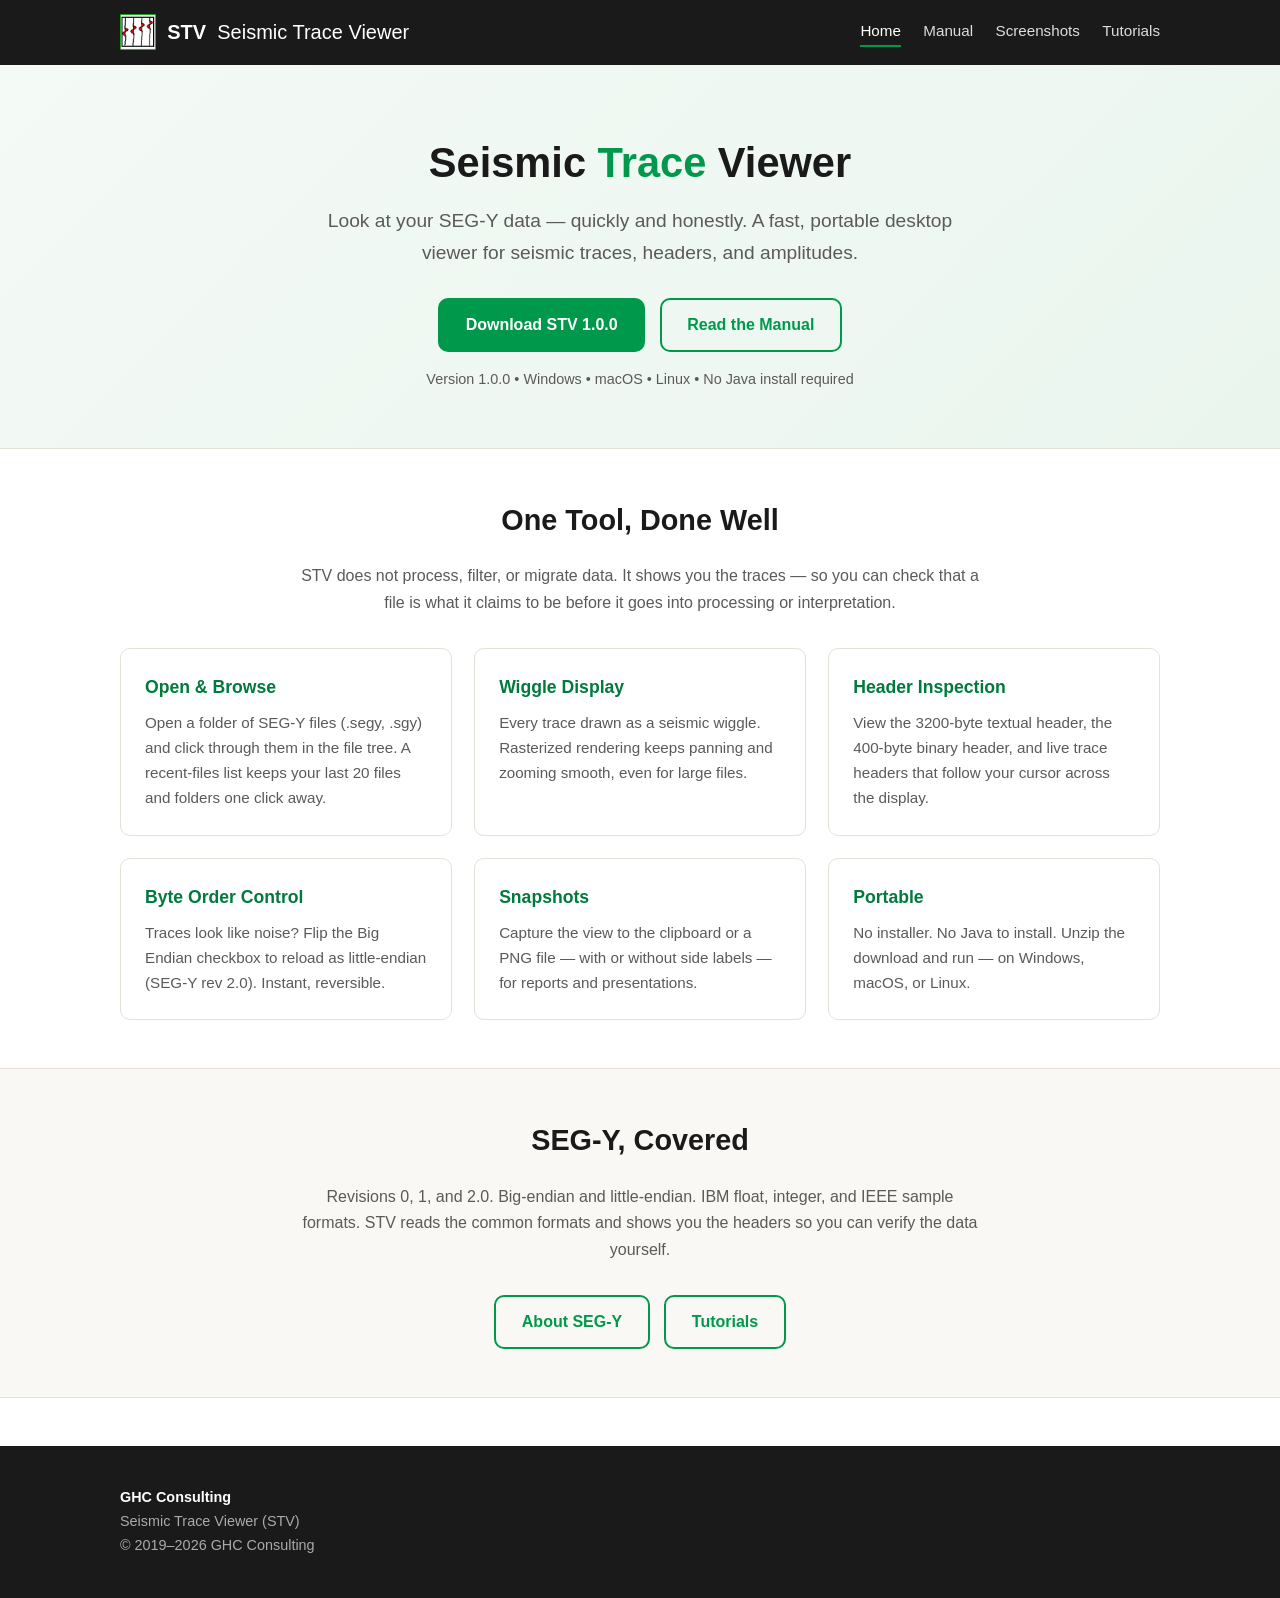
<file: docs/index.html>
<!DOCTYPE html>
<html lang="en">
<head>
<meta charset="utf-8">
<meta name="viewport" content="width=device-width, initial-scale=1">
<title>STV — Seismic Trace Viewer | GHC Consulting</title>
<meta name="description" content="STV (Seismic Trace Viewer) displays seismic traces from SEG-Y files. Free portable download for Windows, macOS, and Linux.">
<link rel="stylesheet" href="css/style.css">
<link rel="icon" href="images/stv_app.png" type="image/png">
</head>
<body>

<header class="site-header">
  <div class="wrap">
    <a class="brand" href="index.html"><img src="images/stv_app.png" alt="STV">STV <span style="font-weight:400">Seismic Trace Viewer</span></a>
    <nav class="main-nav">
      <a href="index.html" class="active">Home</a>
      <a href="manual.html">Manual</a>
      <a href="screenshots.html">Screenshots</a>
      <a href="tutorials.html">Tutorials</a>
    </nav>
  </div>
</header>

<div class="hero">
  <div class="wrap">
    <h1>Seismic <span class="accent">Trace</span> Viewer</h1>
    <p class="tagline">Look at your SEG-Y data — quickly and honestly. A fast, portable desktop viewer for seismic traces, headers, and amplitudes.</p>
    <div class="btn-row">
      <a class="btn btn-primary" href="https://www.247foxhosting.com/ghcconsulting/stv/" target="_blank" rel="noopener">Download STV 1.0.0</a>
      <a class="btn btn-outline" href="manual.html">Read the Manual</a>
    </div>
    <p class="version">Version 1.0.0 &bull; Windows &bull; macOS &bull; Linux &bull; No Java install required</p>
  </div>
</div>

<section class="block">
  <div class="wrap">
    <h2>One Tool, Done Well</h2>
    <p class="lead">STV does not process, filter, or migrate data. It shows you the traces — so you can check that a file is what it claims to be before it goes into processing or interpretation.</p>
    <div class="features">
      <div class="feature">
        <h3>Open &amp; Browse</h3>
        <p>Open a folder of SEG-Y files (.segy, .sgy) and click through them in the file tree. A recent-files list keeps your last 20 files and folders one click away.</p>
      </div>
      <div class="feature">
        <h3>Wiggle Display</h3>
        <p>Every trace drawn as a seismic wiggle. Rasterized rendering keeps panning and zooming smooth, even for large files.</p>
      </div>
      <div class="feature">
        <h3>Header Inspection</h3>
        <p>View the 3200-byte textual header, the 400-byte binary header, and live trace headers that follow your cursor across the display.</p>
      </div>
      <div class="feature">
        <h3>Byte Order Control</h3>
        <p>Traces look like noise? Flip the Big Endian checkbox to reload as little-endian (SEG-Y rev 2.0). Instant, reversible.</p>
      </div>
      <div class="feature">
        <h3>Snapshots</h3>
        <p>Capture the view to the clipboard or a PNG file — with or without side labels — for reports and presentations.</p>
      </div>
      <div class="feature">
        <h3>Portable</h3>
        <p>No installer. No Java to install. Unzip the download and run — on Windows, macOS, or Linux.</p>
      </div>
    </div>
  </div>
</section>

<section class="block alt">
  <div class="wrap">
    <h2>SEG-Y, Covered</h2>
    <p class="lead">Revisions 0, 1, and 2.0. Big-endian and little-endian. IBM float, integer, and IEEE sample formats. STV reads the common formats and shows you the headers so you can verify the data yourself.</p>
    <div class="btn-row">
      <a class="btn btn-outline" href="manual.html#seg-y">About SEG-Y</a>
      <a class="btn btn-outline" href="tutorials.html">Tutorials</a>
    </div>
  </div>
</section>

<footer class="site-footer">
  <div class="wrap">
    <div><strong>GHC Consulting</strong><br>Seismic Trace Viewer (STV)<br>&copy; 2019&ndash;2026 GHC Consulting</div>
  </div>
</footer>

<!-- GoatCounter analytics -->
<script data-goatcounter="https://ghc.goatcounter.com/count" async src="//gc.zgo.at/count.js"></script>
</body>
</html>
</file>
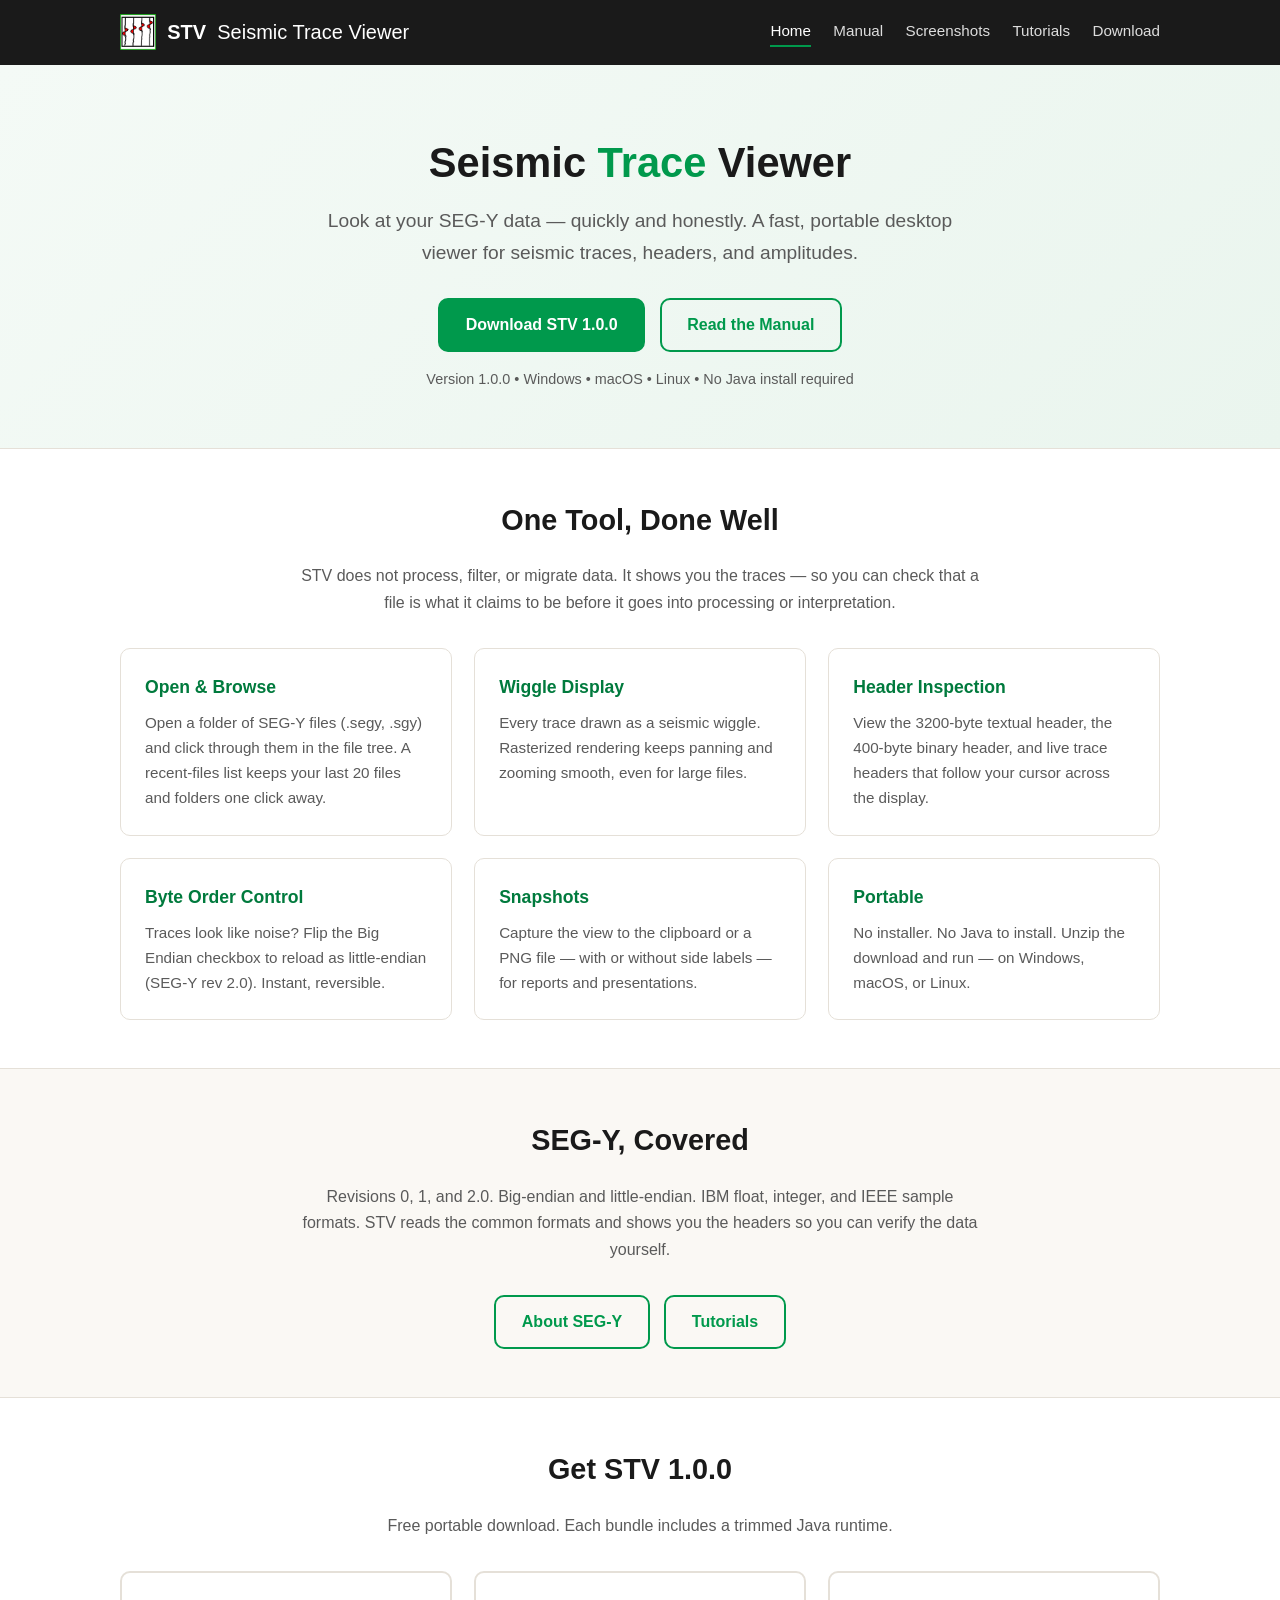
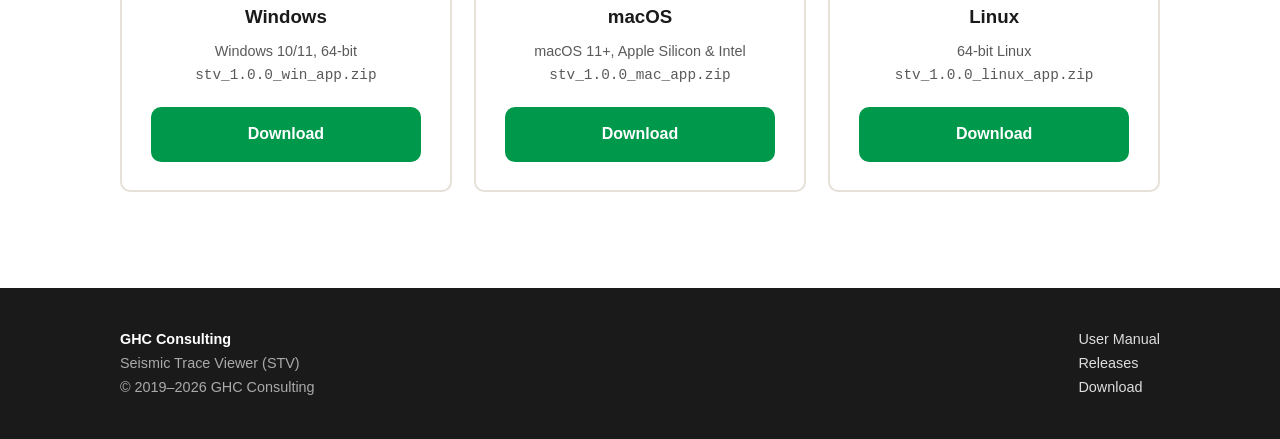
<file: doc/web/index.html>
<!DOCTYPE html>
<html lang="en">
<head>
<meta charset="utf-8">
<meta name="viewport" content="width=device-width, initial-scale=1">
<title>STV — Seismic Trace Viewer | GHC Consulting</title>
<meta name="description" content="STV (Seismic Trace Viewer) displays seismic traces from SEG-Y files. Free portable download for Windows, macOS, and Linux.">
<link rel="stylesheet" href="css/style.css">
<link rel="icon" href="images/stv_app.png" type="image/png">
</head>
<body>

<header class="site-header">
  <div class="wrap">
    <a class="brand" href="index.html"><img src="images/stv_app.png" alt="STV">STV <span style="font-weight:400">Seismic Trace Viewer</span></a>
    <nav class="main-nav">
      <a href="index.html" class="active">Home</a>
      <a href="manual.html">Manual</a>
      <a href="screenshots.html">Screenshots</a>
      <a href="tutorials.html">Tutorials</a>
      <a href="download.html">Download</a>
    </nav>
  </div>
</header>

<div class="hero">
  <div class="wrap">
    <h1>Seismic <span class="accent">Trace</span> Viewer</h1>
    <p class="tagline">Look at your SEG-Y data — quickly and honestly. A fast, portable desktop viewer for seismic traces, headers, and amplitudes.</p>
    <div class="btn-row">
      <a class="btn btn-primary" href="download.html">Download STV 1.0.0</a>
      <a class="btn btn-outline" href="manual.html">Read the Manual</a>
    </div>
    <p class="version">Version 1.0.0 &bull; Windows &bull; macOS &bull; Linux &bull; No Java install required</p>
  </div>
</div>

<section class="block">
  <div class="wrap">
    <h2>One Tool, Done Well</h2>
    <p class="lead">STV does not process, filter, or migrate data. It shows you the traces — so you can check that a file is what it claims to be before it goes into processing or interpretation.</p>
    <div class="features">
      <div class="feature">
        <h3>Open &amp; Browse</h3>
        <p>Open a folder of SEG-Y files (.segy, .sgy) and click through them in the file tree. A recent-files list keeps your last 20 files and folders one click away.</p>
      </div>
      <div class="feature">
        <h3>Wiggle Display</h3>
        <p>Every trace drawn as a seismic wiggle. Rasterized rendering keeps panning and zooming smooth, even for large files.</p>
      </div>
      <div class="feature">
        <h3>Header Inspection</h3>
        <p>View the 3200-byte textual header, the 400-byte binary header, and live trace headers that follow your cursor across the display.</p>
      </div>
      <div class="feature">
        <h3>Byte Order Control</h3>
        <p>Traces look like noise? Flip the Big Endian checkbox to reload as little-endian (SEG-Y rev 2.0). Instant, reversible.</p>
      </div>
      <div class="feature">
        <h3>Snapshots</h3>
        <p>Capture the view to the clipboard or a PNG file — with or without side labels — for reports and presentations.</p>
      </div>
      <div class="feature">
        <h3>Portable</h3>
        <p>No installer. No Java to install. Unzip the download and run — on Windows, macOS, or Linux.</p>
      </div>
    </div>
  </div>
</section>

<section class="block alt">
  <div class="wrap">
    <h2>SEG-Y, Covered</h2>
    <p class="lead">Revisions 0, 1, and 2.0. Big-endian and little-endian. IBM float, integer, and IEEE sample formats. STV reads the common formats and shows you the headers so you can verify the data yourself.</p>
    <div class="btn-row">
      <a class="btn btn-outline" href="manual.html#seg-y">About SEG-Y</a>
      <a class="btn btn-outline" href="tutorials.html">Tutorials</a>
    </div>
  </div>
</section>

<section class="block">
  <div class="wrap">
    <h2>Get STV 1.0.0</h2>
    <p class="lead">Free portable download. Each bundle includes a trimmed Java runtime.</p>
    <div class="dl-cards">
      <div class="dl-card">
        <h3>Windows</h3>
        <p>Windows 10/11, 64-bit<br><code>stv_1.0.0_win_app.zip</code></p>
        <a class="btn btn-primary" href="https://github.com/DonPei/stv-release/releases">Download</a>
      </div>
      <div class="dl-card">
        <h3>macOS</h3>
        <p>macOS 11+, Apple Silicon &amp; Intel<br><code>stv_1.0.0_mac_app.zip</code></p>
        <a class="btn btn-primary" href="https://github.com/DonPei/stv-release/releases">Download</a>
      </div>
      <div class="dl-card">
        <h3>Linux</h3>
        <p>64-bit Linux<br><code>stv_1.0.0_linux_app.zip</code></p>
        <a class="btn btn-primary" href="https://github.com/DonPei/stv-release/releases">Download</a>
      </div>
    </div>
  </div>
</section>

<footer class="site-footer">
  <div class="wrap">
    <div><strong>GHC Consulting</strong><br>Seismic Trace Viewer (STV)<br>&copy; 2019&ndash;2026 GHC Consulting</div>
    <div><a href="manual.html">User Manual</a><br><a href="https://github.com/DonPei/stv-release/releases">Releases</a><br><a href="download.html">Download</a></div>
  </div>
</footer>

</body>
</html>
</file>
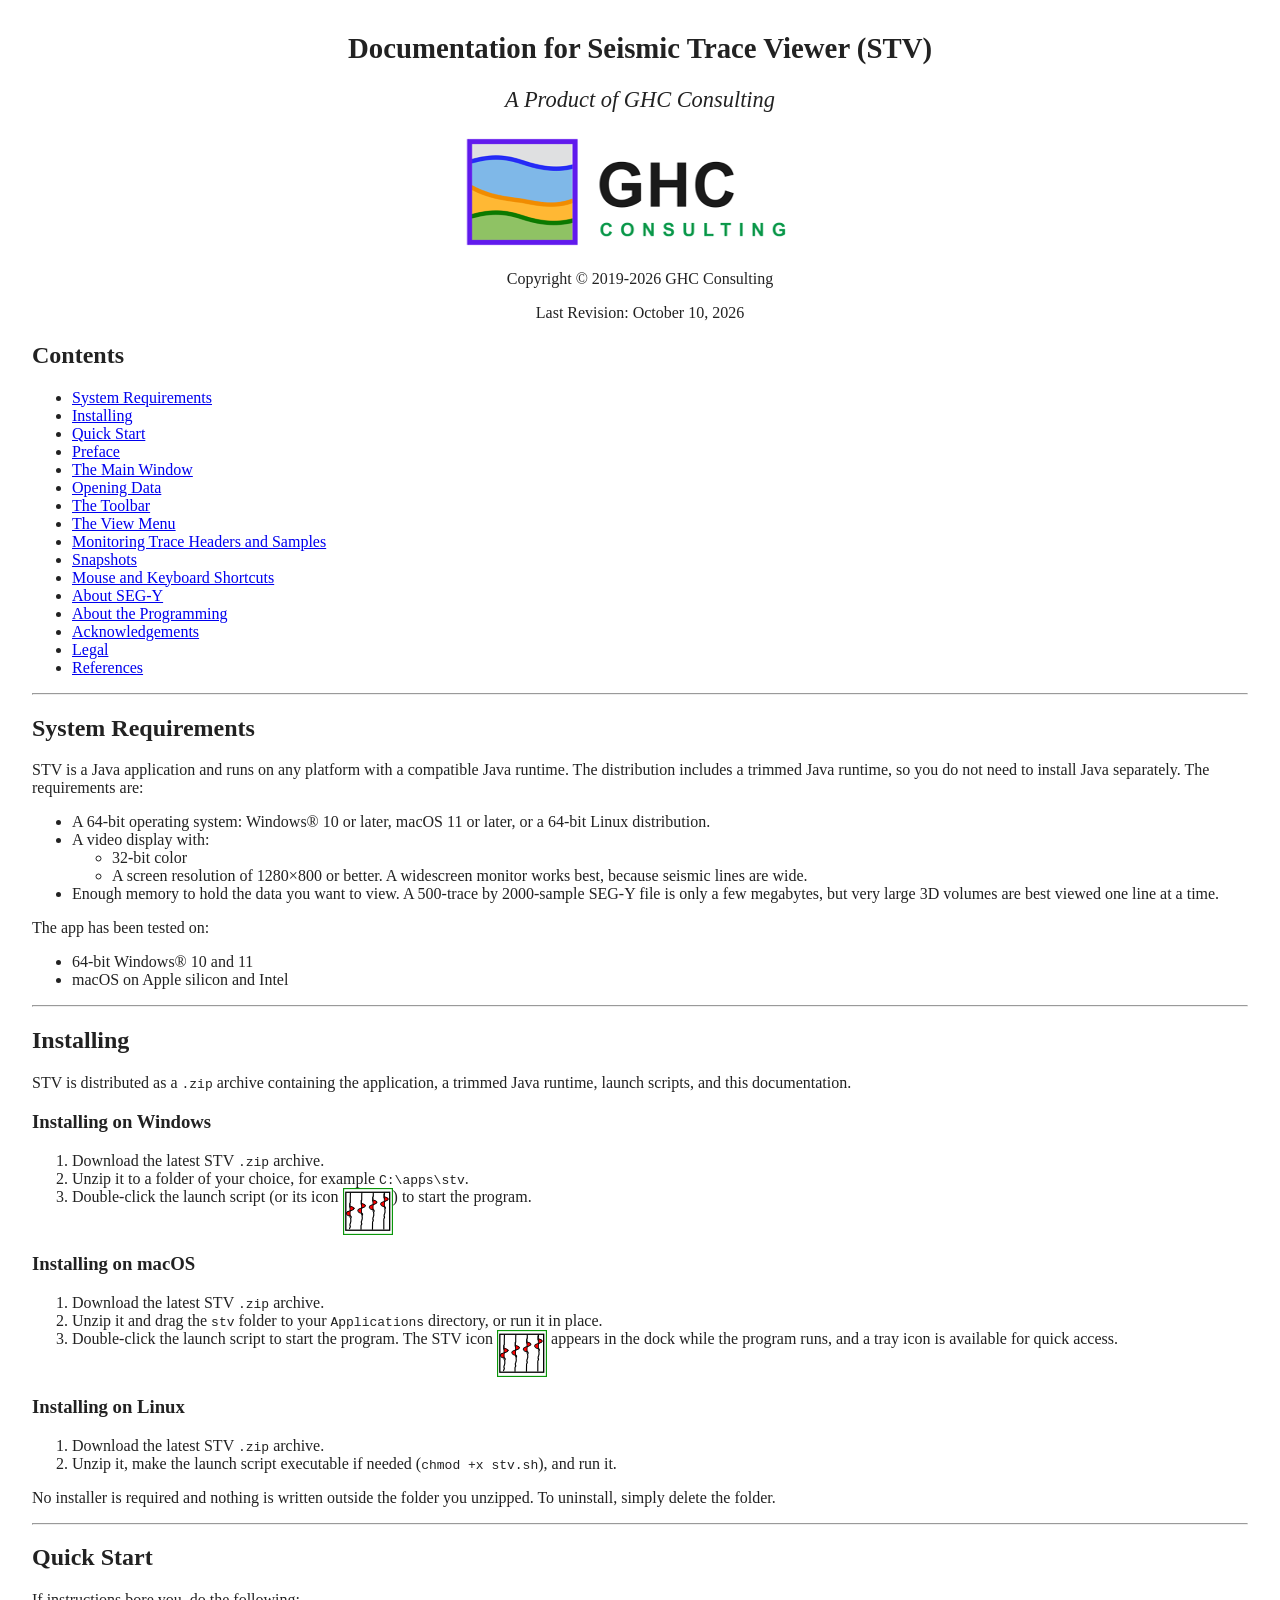
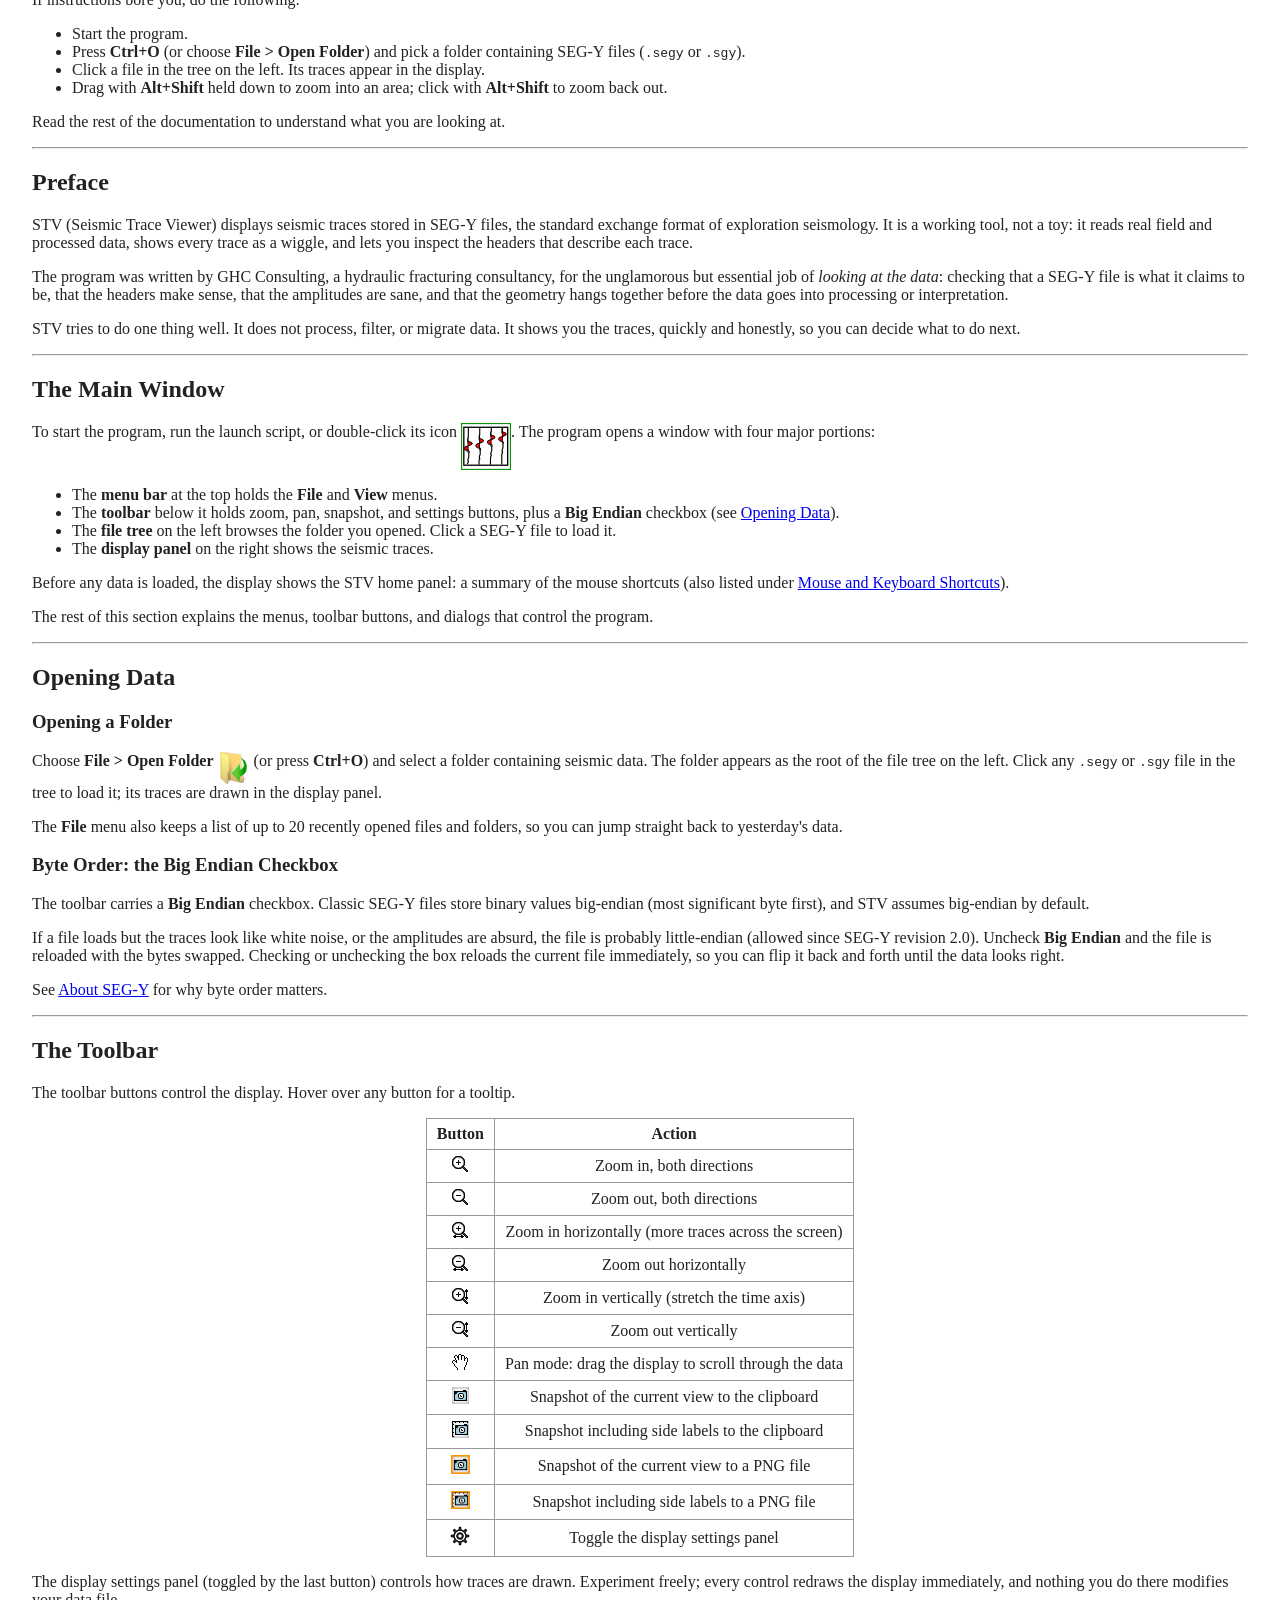
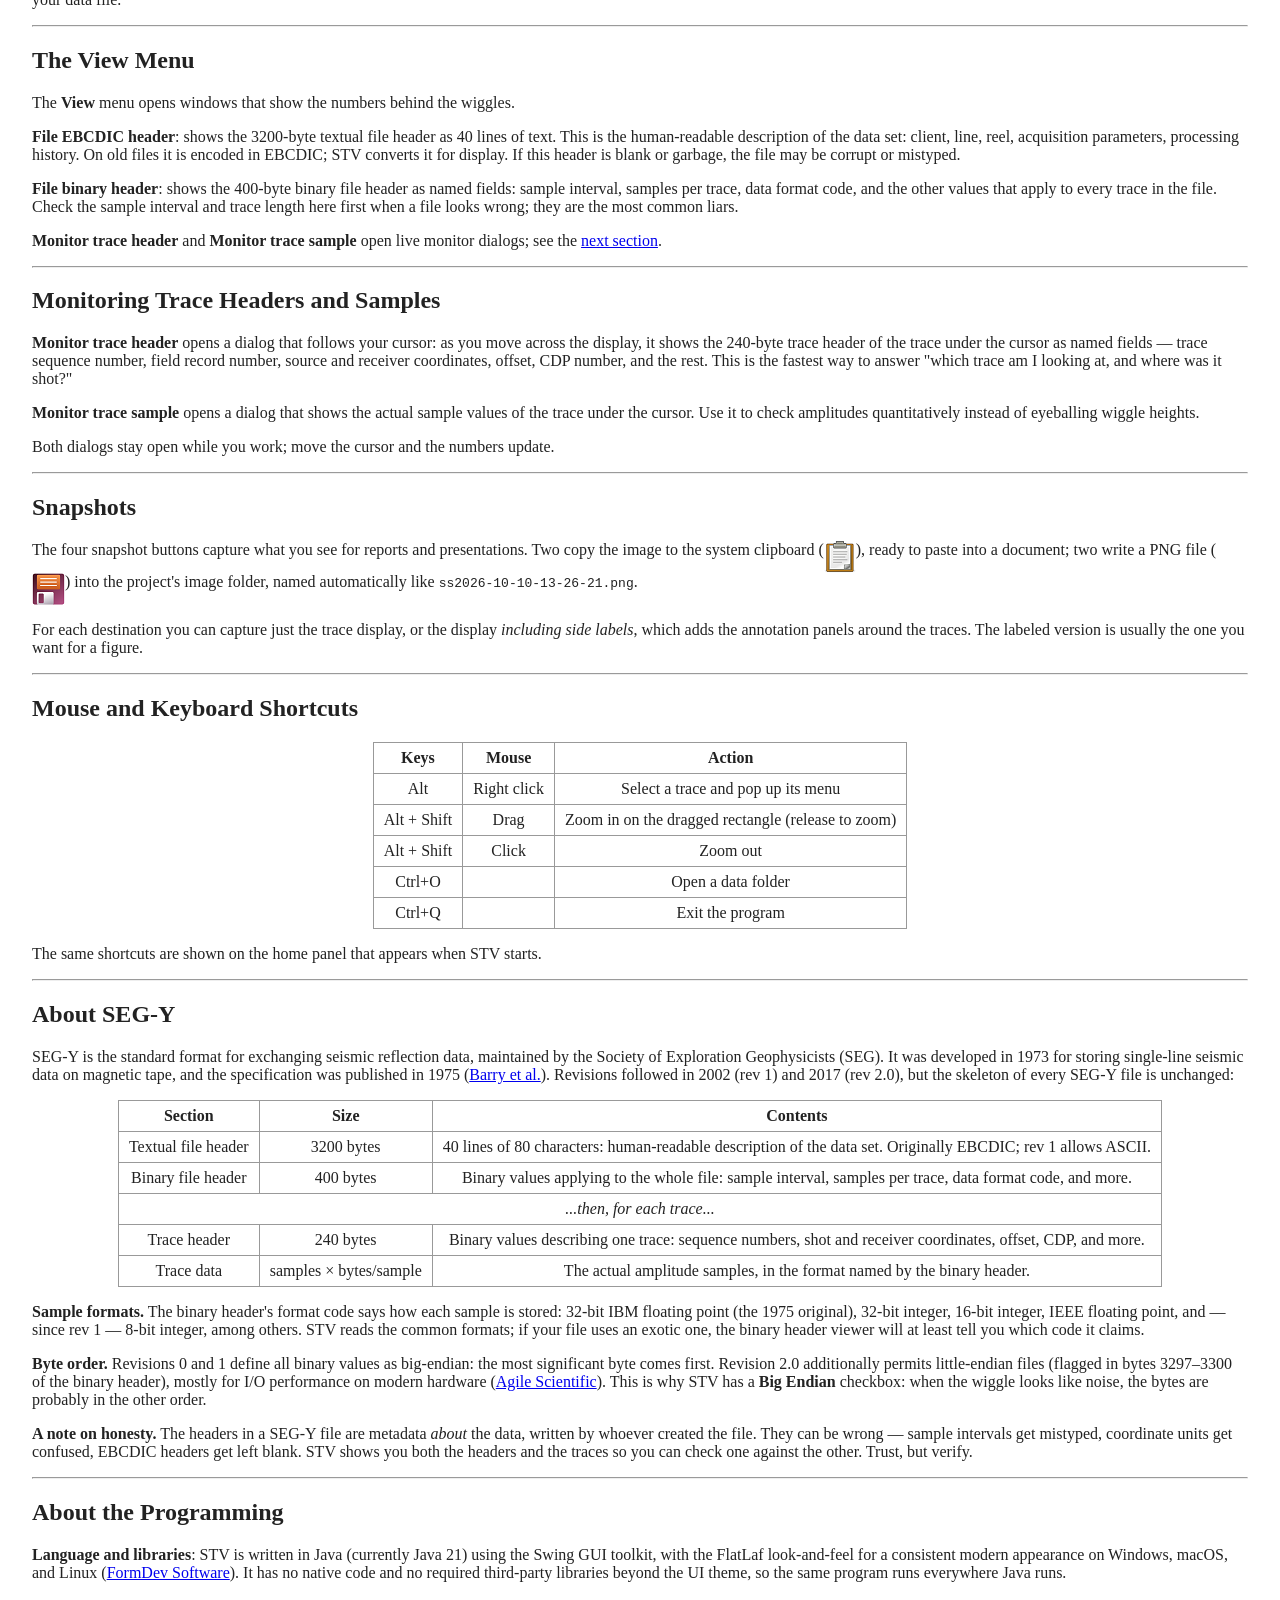
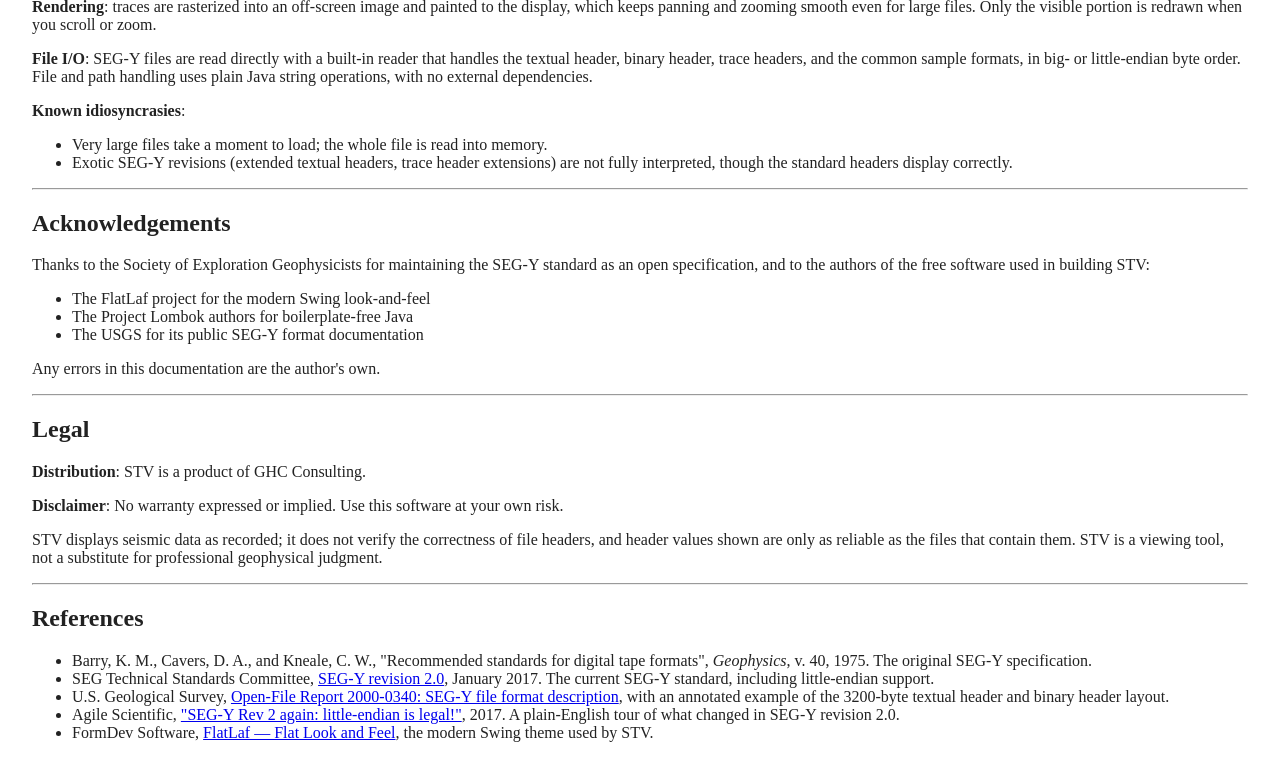
<file: doc/README.html>
<!DOCTYPE html>
<html lang="en">
<head>
<meta charset="utf-8">
<title>Seismic Trace Viewer</title>
<style>
	body { font-family: Georgia, 'Times New Roman', serif; margin: 2em; color: #222; }
	.center { text-align: center; }
	.subtitle { font-size: 1.4em; }
	table.data { border-collapse: collapse; margin: 1em auto; }
	table.data th, table.data td { border: 1px solid #999; padding: 6px 10px; }
	img.vtop { vertical-align: top; }
	code { font-family: monospace; }
	h1 { font-size: 1.8em; }
</style>
</head>
<body>
	<div class="center">
		<h1>Documentation for Seismic Trace Viewer (STV)</h1>
		<p class="subtitle"><em>A Product of GHC Consulting</em></p>
		<p><img src="images/ghc_logo.png" alt="GHC Consulting logo"></p>
		<p>Copyright &copy; 2019-2026 GHC Consulting</p>
		<p>Last Revision: October 10, 2026</p>
	</div>
<h2>Contents</h2>
<ul>
    <li><a href="#System">System Requirements</a></li>
    <li><a href="#Install">Installing</a></li>
    <li><a href="#QuickStart">Quick Start</a></li>
    <li><a href="#Preface">Preface</a></li>
    <li><a href="#MainWindow">The Main Window</a></li>
    <li><a href="#Opening">Opening Data</a></li>
    <li><a href="#Toolbar">The Toolbar</a></li>
    <li><a href="#ViewMenu">The View Menu</a></li>
    <li><a href="#Monitoring">Monitoring Trace Headers and Samples</a></li>
    <li><a href="#Snapshots">Snapshots</a></li>
    <li><a href="#MouseKeys">Mouse and Keyboard Shortcuts</a></li>
    <li><a href="#Segy">About SEG-Y</a></li>
    <li><a href="#About">About the Programming</a></li>
    <li><a href="#Acknowledgements">Acknowledgements</a></li>
    <li><a href="#Legal">Legal</a></li>
    <li><a href="#References">References</a></li>
</ul>
<hr>
<h2 id="System">System Requirements</h2>
<p>STV is a Java application and runs on any platform with a compatible Java runtime.
The distribution includes a trimmed Java runtime, so you do not need to install Java separately.
The requirements are:</p>
<ul>
	<li>A 64-bit operating system: Windows&reg; 10 or later, macOS 11 or later,
	     or a 64-bit Linux distribution.</li>
	<li>A video display with:
	<ul>
		<li>32-bit color</li>
		<li>A screen resolution of 1280&times;800 or better.
		    A widescreen monitor works best, because seismic lines are wide.</li>
	</ul>
	</li>
	<li>Enough memory to hold the data you want to view.
	     A 500-trace by 2000-sample SEG-Y file is only a few megabytes,
	     but very large 3D volumes are best viewed one line at a time.</li>
</ul>
<p>The app has been tested on:</p>
<ul>
<li>64-bit Windows&reg; 10 and 11</li>
<li>macOS on Apple silicon and Intel</li>
</ul>
<hr>
<h2 id="Install">Installing</h2>
<p>STV is distributed as a <code>.zip</code> archive containing the application,
a trimmed Java runtime, launch scripts, and this documentation.</p>
<h3>Installing on Windows</h3>
<ol>
	<li>Download the latest STV <code>.zip</code> archive.</li>
	<li>Unzip it to a folder of your choice, for example <code>C:\apps\stv</code>.</li>
	<li>Double-click the launch script (or its icon
	    <img src="images/stv_app.png" alt="STV icon" class="vtop">) to start the program.</li>
</ol>
<h3>Installing on macOS</h3>
<ol>
	<li>Download the latest STV <code>.zip</code> archive.</li>
	<li>Unzip it and drag the <code>stv</code> folder to your <code>Applications</code> directory,
	    or run it in place.</li>
	<li>Double-click the launch script to start the program.
	    The STV icon <img src="images/stv_app.png" alt="STV icon" class="vtop">
	    appears in the dock while the program runs,
	    and a tray icon is available for quick access.</li>
</ol>
<h3>Installing on Linux</h3>
<ol>
	<li>Download the latest STV <code>.zip</code> archive.</li>
	<li>Unzip it, make the launch script executable if needed
	    (<code>chmod +x stv.sh</code>), and run it.</li>
</ol>
<p>No installer is required and nothing is written outside the folder you unzipped.
To uninstall, simply delete the folder.</p>
<hr>
<h2 id="QuickStart">Quick Start</h2>
<p>If instructions bore you, do the following:</p>
<ul>
<li>Start the program.</li>
<li>Press <b>Ctrl+O</b> (or choose <b>File &gt; Open Folder</b>) and pick a folder
     containing SEG-Y files (<code>.segy</code> or <code>.sgy</code>).</li>
<li>Click a file in the tree on the left. Its traces appear in the display.</li>
<li>Drag with <b>Alt+Shift</b> held down to zoom into an area;
     click with <b>Alt+Shift</b> to zoom back out.</li>
</ul>
<p>Read the rest of the documentation to understand what you are looking at.</p>
<hr>
<h2 id="Preface">Preface</h2>
<p>STV (Seismic Trace Viewer) displays seismic traces stored in SEG-Y files,
the standard exchange format of exploration seismology.
It is a working tool, not a toy: it reads real field and processed data,
shows every trace as a wiggle, and lets you inspect the headers that describe
each trace.</p>
<p>The program was written by GHC Consulting, a hydraulic fracturing consultancy,
for the unglamorous but essential job of <em>looking at the data</em>:
checking that a SEG-Y file is what it claims to be, that the headers make sense,
that the amplitudes are sane, and that the geometry hangs together
before the data goes into processing or interpretation.</p>
<p>STV tries to do one thing well. It does not process, filter, or migrate data.
It shows you the traces, quickly and honestly, so you can decide what to do next.</p>
<hr>
<h2 id="MainWindow">The Main Window</h2>
<p>To start the program, run the launch script, or double-click its icon
<img src="images/stv_app.png" alt="STV icon" class="vtop">.
The program opens a window with four major portions:</p>
<ul>
<li>The <b>menu bar</b> at the top holds the <b>File</b> and <b>View</b> menus.</li>
<li>The <b>toolbar</b> below it holds zoom, pan, snapshot, and settings buttons,
     plus a <b>Big Endian</b> checkbox (see <a href="#Opening">Opening Data</a>).</li>
<li>The <b>file tree</b> on the left browses the folder you opened.
     Click a SEG-Y file to load it.</li>
<li>The <b>display panel</b> on the right shows the seismic traces.</li>
</ul>
<p>Before any data is loaded, the display shows the STV home panel:
a summary of the mouse shortcuts (also listed under
<a href="#MouseKeys">Mouse and Keyboard Shortcuts</a>).</p>
<p>The rest of this section explains the menus, toolbar buttons, and dialogs
that control the program.</p>
<hr>
<h2 id="Opening">Opening Data</h2>
<h3>Opening a Folder</h3>
<p>Choose <b>File &gt; Open Folder</b> <img src="images/open.png" alt="open icon" class="vtop">
(or press <b>Ctrl+O</b>) and select a folder containing seismic data.
The folder appears as the root of the file tree on the left.
Click any <code>.segy</code> or <code>.sgy</code> file in the tree to load it;
its traces are drawn in the display panel.</p>
<p>The <b>File</b> menu also keeps a list of up to 20 recently opened files and folders,
so you can jump straight back to yesterday's data.</p>
<h3>Byte Order: the Big Endian Checkbox</h3>
<p>The toolbar carries a <b>Big Endian</b> checkbox.
Classic SEG-Y files store binary values big-endian (most significant byte first),
and STV assumes big-endian by default.</p>
<p>If a file loads but the traces look like white noise, or the amplitudes are absurd,
the file is probably little-endian (allowed since SEG-Y revision 2.0).
Uncheck <b>Big Endian</b> and the file is reloaded with the bytes swapped.
Checking or unchecking the box reloads the current file immediately,
so you can flip it back and forth until the data looks right.</p>
<p>See <a href="#Segy">About SEG-Y</a> for why byte order matters.</p>
<hr>
<h2 id="Toolbar">The Toolbar</h2>
<p>The toolbar buttons control the display. Hover over any button for a tooltip.</p>
<div class="center"><table class="data">
	<tr> <th>Button</th> <th>Action</th> </tr>
	<tr> <td><img src="images/csZoomIn.gif" alt="zoom in"></td>
	     <td>Zoom in, both directions</td> </tr>
	<tr> <td><img src="images/csZoomOut.gif" alt="zoom out"></td>
	     <td>Zoom out, both directions</td> </tr>
	<tr> <td><img src="images/csZoomInHorz.gif" alt="zoom in horizontal"></td>
	     <td>Zoom in horizontally (more traces across the screen)</td> </tr>
	<tr> <td><img src="images/csZoomOutHorz.gif" alt="zoom out horizontal"></td>
	     <td>Zoom out horizontally</td> </tr>
	<tr> <td><img src="images/csZoomInVert.gif" alt="zoom in vertical"></td>
	     <td>Zoom in vertically (stretch the time axis)</td> </tr>
	<tr> <td><img src="images/csZoomOutVert.gif" alt="zoom out vertical"></td>
	     <td>Zoom out vertically</td> </tr>
	<tr> <td><img src="images/csPanMode.png" alt="pan mode"></td>
	     <td>Pan mode: drag the display to scroll through the data</td> </tr>
	<tr> <td><img src="images/seaview_snapshot.png" alt="snapshot"></td>
	     <td>Snapshot of the current view to the clipboard</td> </tr>
	<tr> <td><img src="images/seaview_snapshot_pane.png" alt="snapshot pane"></td>
	     <td>Snapshot including side labels to the clipboard</td> </tr>
	<tr> <td><img src="images/seaview_snapshot_file.png" alt="snapshot file"></td>
	     <td>Snapshot of the current view to a PNG file</td> </tr>
	<tr> <td><img src="images/seaview_snapshot_pane_file.png" alt="snapshot pane file"></td>
	     <td>Snapshot including side labels to a PNG file</td> </tr>
	<tr> <td><img src="images/settingsmall.png" alt="settings"></td>
	     <td>Toggle the display settings panel</td> </tr>
</table></div>
<p>The display settings panel (toggled by the last button) controls how traces are drawn.
Experiment freely; every control redraws the display immediately, and nothing you do
there modifies your data file.</p>
<hr>
<h2 id="ViewMenu">The View Menu</h2>
<p>The <b>View</b> menu opens windows that show the numbers behind the wiggles.</p>
<p><b>File EBCDIC header</b>: shows the 3200-byte textual file header as 40 lines of text.
This is the human-readable description of the data set: client, line, reel, acquisition
parameters, processing history. On old files it is encoded in EBCDIC; STV converts it
for display. If this header is blank or garbage, the file may be corrupt or mistyped.</p>
<p><b>File binary header</b>: shows the 400-byte binary file header as named fields:
sample interval, samples per trace, data format code, and the other values that apply
to every trace in the file. Check the sample interval and trace length here first
when a file looks wrong; they are the most common liars.</p>
<p><b>Monitor trace header</b> and <b>Monitor trace sample</b> open live monitor dialogs;
see the <a href="#Monitoring">next section</a>.</p>
<hr>
<h2 id="Monitoring">Monitoring Trace Headers and Samples</h2>
<p><b>Monitor trace header</b> opens a dialog that follows your cursor:
as you move across the display, it shows the 240-byte trace header of the trace
under the cursor as named fields &mdash; trace sequence number, field record number,
source and receiver coordinates, offset, CDP number, and the rest.
This is the fastest way to answer "which trace am I looking at, and where was it shot?"</p>
<p><b>Monitor trace sample</b> opens a dialog that shows the actual sample values
of the trace under the cursor. Use it to check amplitudes quantitatively
instead of eyeballing wiggle heights.</p>
<p>Both dialogs stay open while you work; move the cursor and the numbers update.</p>
<hr>
<h2 id="Snapshots">Snapshots</h2>
<p>The four snapshot buttons capture what you see for reports and presentations.
Two copy the image to the system clipboard
(<img src="images/clipboard.png" alt="clipboard" class="vtop">),
ready to paste into a document;
two write a PNG file (<img src="images/saveImage.png" alt="save image" class="vtop">)
into the project's image folder, named automatically like
<code>ss2026-10-10-13-26-21.png</code>.</p>
<p>For each destination you can capture just the trace display,
or the display <em>including side labels</em>, which adds the annotation panels
around the traces. The labeled version is usually the one you want for a figure.</p>
<hr>
<h2 id="MouseKeys">Mouse and Keyboard Shortcuts</h2>
<div class="center"><table class="data">
	<tr> <th>Keys</th> <th>Mouse</th> <th>Action</th> </tr>
	<tr> <td>Alt</td> <td>Right click</td> <td>Select a trace and pop up its menu</td> </tr>
	<tr> <td>Alt + Shift</td> <td>Drag</td> <td>Zoom in on the dragged rectangle (release to zoom)</td> </tr>
	<tr> <td>Alt + Shift</td> <td>Click</td> <td>Zoom out</td> </tr>
	<tr> <td>Ctrl+O</td> <td></td> <td>Open a data folder</td> </tr>
	<tr> <td>Ctrl+Q</td> <td></td> <td>Exit the program</td> </tr>
</table></div>
<p>The same shortcuts are shown on the home panel that appears when STV starts.</p>
<hr>
<h2 id="Segy">About SEG-Y</h2>
<p>SEG-Y is the standard format for exchanging seismic reflection data,
maintained by the Society of Exploration Geophysicists (SEG).
It was developed in 1973 for storing single-line seismic data on magnetic tape,
and the specification was published in 1975
(<a href="#Barry">Barry et al.</a>). Revisions followed in 2002 (rev 1)
and 2017 (rev 2.0), but the skeleton of every SEG-Y file is unchanged:</p>
<div class="center"><table class="data">
	<tr> <th>Section</th> <th>Size</th> <th>Contents</th> </tr>
	<tr> <td>Textual file header</td> <td>3200 bytes</td>
	     <td>40 lines of 80 characters: human-readable description of the data set.
	         Originally EBCDIC; rev 1 allows ASCII.</td> </tr>
	<tr> <td>Binary file header</td> <td>400 bytes</td>
	     <td>Binary values applying to the whole file: sample interval,
	         samples per trace, data format code, and more.</td> </tr>
	<tr> <td colspan="3"><em>...then, for each trace...</em></td> </tr>
	<tr> <td>Trace header</td> <td>240 bytes</td>
	     <td>Binary values describing one trace: sequence numbers, shot and
	         receiver coordinates, offset, CDP, and more.</td> </tr>
	<tr> <td>Trace data</td> <td>samples &times; bytes/sample</td>
	     <td>The actual amplitude samples, in the format named by the binary header.</td> </tr>
</table></div>
<p><b>Sample formats.</b> The binary header's format code says how each sample is stored:
32-bit IBM floating point (the 1975 original), 32-bit integer, 16-bit integer,
IEEE floating point, and &mdash; since rev 1 &mdash; 8-bit integer, among others.
STV reads the common formats; if your file uses an exotic one, the binary header
viewer will at least tell you which code it claims.</p>
<p><b>Byte order.</b> Revisions 0 and 1 define all binary values as big-endian:
the most significant byte comes first. Revision 2.0 additionally permits
little-endian files (flagged in bytes 3297&ndash;3300 of the binary header),
mostly for I/O performance on modern hardware
(<a href="#Agile">Agile Scientific</a>). This is why STV has a
<b>Big Endian</b> checkbox: when the wiggle looks like noise, the bytes are
probably in the other order.</p>
<p><b>A note on honesty.</b> The headers in a SEG-Y file are metadata <em>about</em>
the data, written by whoever created the file. They can be wrong &mdash;
sample intervals get mistyped, coordinate units get confused, EBCDIC headers get
left blank. STV shows you both the headers and the traces so you can check
one against the other. Trust, but verify.</p>
<hr>
<h2 id="About">About the Programming</h2>
<p><b>Language and libraries</b>:
STV is written in Java (currently Java 21) using the Swing GUI toolkit,
with the FlatLaf look-and-feel for a consistent modern appearance
on Windows, macOS, and Linux
(<a href="#FlatLaf">FormDev Software</a>).
It has no native code and no required third-party libraries beyond the UI theme,
so the same program runs everywhere Java runs.</p>
<p><b>Rendering</b>:
traces are rasterized into an off-screen image and painted to the display,
which keeps panning and zooming smooth even for large files.
Only the visible portion is redrawn when you scroll or zoom.</p>
<p><b>File I/O</b>:
SEG-Y files are read directly with a built-in reader that handles the textual
header, binary header, trace headers, and the common sample formats,
in big- or little-endian byte order. File and path handling uses plain
Java string operations, with no external dependencies.</p>
<p><b>Known idiosyncrasies</b>:</p>
<ul>
	<li>Very large files take a moment to load; the whole file is read into memory.</li>
	<li>Exotic SEG-Y revisions (extended textual headers, trace header extensions)
	    are not fully interpreted, though the standard headers display correctly.</li>
</ul>
<hr>
<h2 id="Acknowledgements">Acknowledgements</h2>
<p>Thanks to the Society of Exploration Geophysicists for maintaining the SEG-Y
standard as an open specification, and to the authors of the free software
used in building STV:</p>
<ul>
	<li>The FlatLaf project for the modern Swing look-and-feel</li>
	<li>The Project Lombok authors for boilerplate-free Java</li>
	<li>The USGS for its public SEG-Y format documentation</li>
</ul>
<p>Any errors in this documentation are the author's own.</p>
<hr>
<h2 id="Legal">Legal</h2>
<p><b>Distribution</b>:
STV is a product of GHC Consulting.</p>
<p><b>Disclaimer</b>:
No warranty expressed or implied. Use this software at your own risk.</p>
<p>STV displays seismic data as recorded; it does not verify the correctness
of file headers, and header values shown are only as reliable as the files
that contain them. STV is a viewing tool, not a substitute for professional
geophysical judgment.</p>
<hr>
<h2 id="References">References</h2>
<ul>
	<li id="Barry">Barry, K. M., Cavers, D. A., and Kneale, C. W.,
	    "Recommended standards for digital tape formats",
	    <em>Geophysics</em>, v. 40, 1975. The original SEG-Y specification.</li>
	<li>SEG Technical Standards Committee,
	    <a href="https://library.seg.org/seg-technical-standards">SEG-Y revision 2.0</a>,
	    January 2017. The current SEG-Y standard, including little-endian support.</li>
	<li>U.S. Geological Survey,
	    <a href="https://pubs.usgs.gov/of/2000/0340/htmldocs/segy.html">Open-File Report 2000-0340: SEG-Y file format description</a>,
	    with an annotated example of the 3200-byte textual header and binary header layout.</li>
	<li id="Agile">Agile Scientific,
	    <a href="https://agilescientific.com/blog/2017/3/31/little-endian-is-legal">"SEG-Y Rev 2 again: little-endian is legal!"</a>,
	    2017. A plain-English tour of what changed in SEG-Y revision 2.0.</li>
	<li id="FlatLaf">FormDev Software,
	    <a href="https://www.formdev.com/flatlaf/">FlatLaf &mdash; Flat Look and Feel</a>,
	    the modern Swing theme used by STV.</li>
</ul>

</body>
</html>
</file>
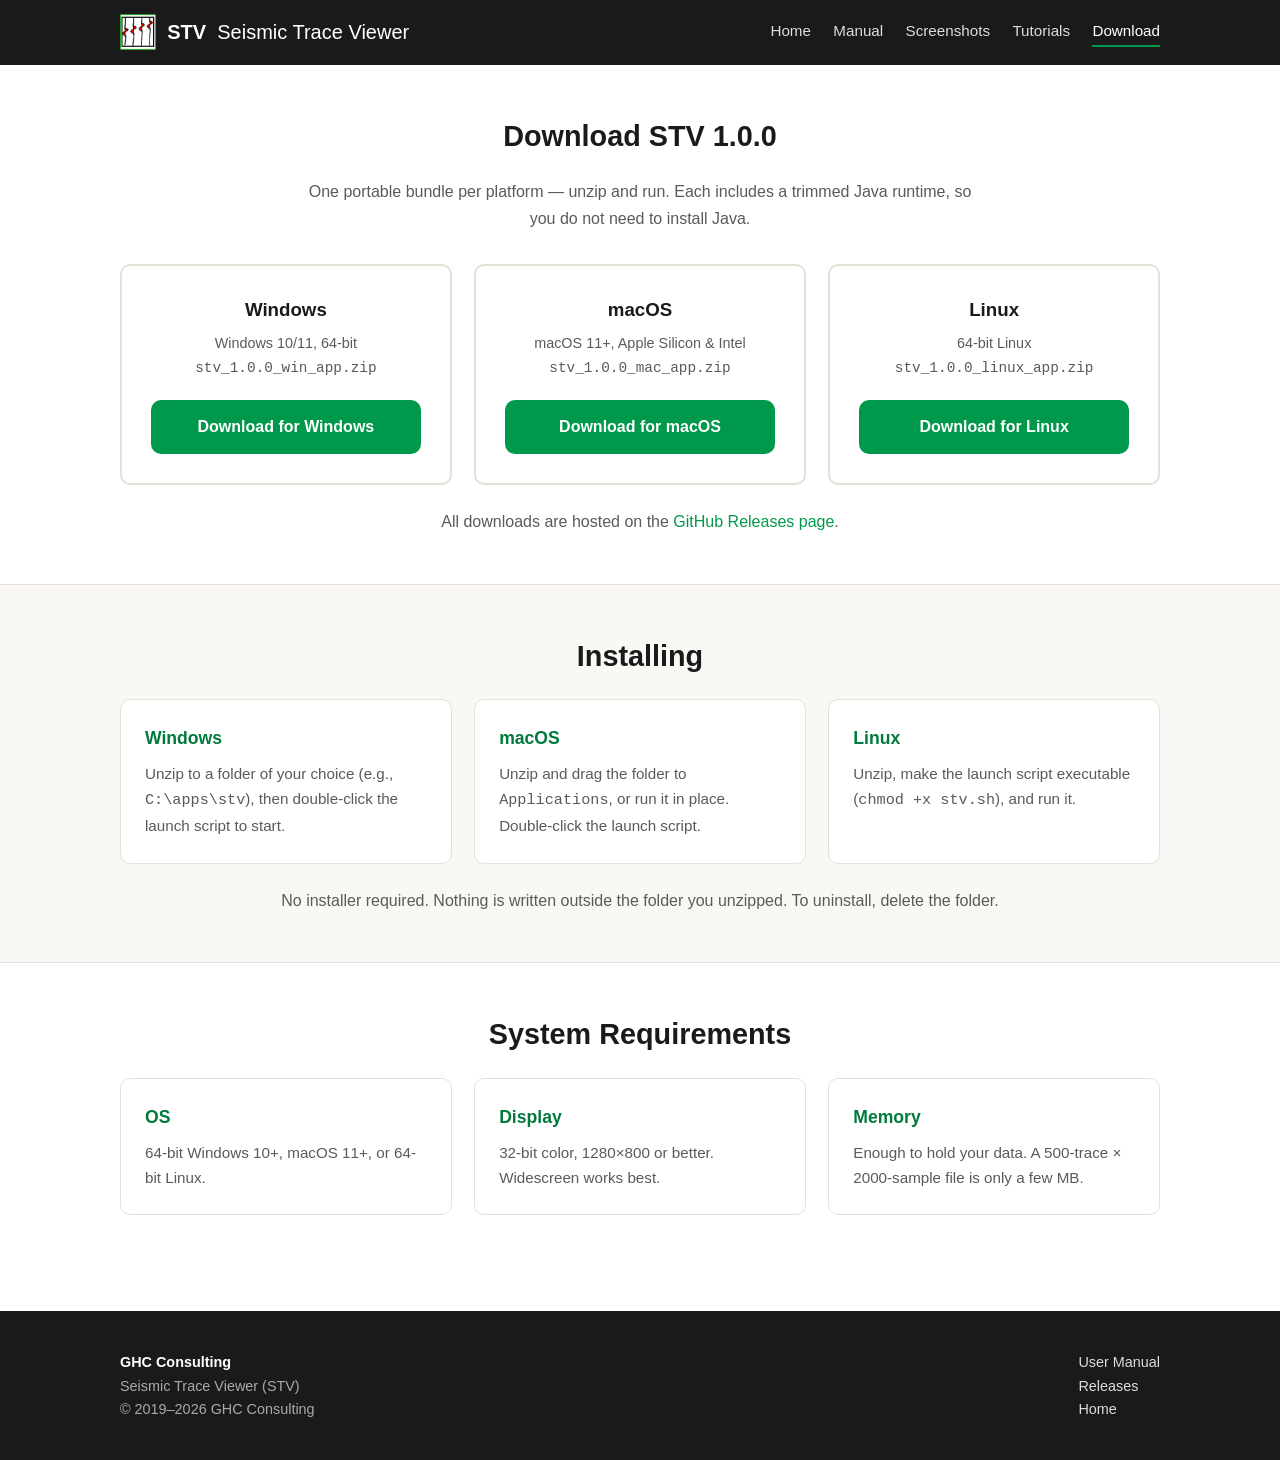
<file: docs/download.html>
<!DOCTYPE html>
<html lang="en">
<head>
<meta charset="utf-8">
<meta name="viewport" content="width=device-width, initial-scale=1">
<title>Download STV 1.0.0 | Seismic Trace Viewer</title>
<meta name="description" content="Download STV 1.0.0 for Windows, macOS, and Linux. Portable, no installation required.">
<link rel="stylesheet" href="css/style.css">
<link rel="icon" href="images/stv_app.png" type="image/png">
</head>
<body>

<header class="site-header">
  <div class="wrap">
    <a class="brand" href="index.html"><img src="images/stv_app.png" alt="STV">STV <span style="font-weight:400">Seismic Trace Viewer</span></a>
    <nav class="main-nav">
      <a href="index.html">Home</a>
      <a href="manual.html">Manual</a>
      <a href="screenshots.html">Screenshots</a>
      <a href="tutorials.html">Tutorials</a>
      <a href="download.html" class="active">Download</a>
    </nav>
  </div>
</header>

<section class="block">
  <div class="wrap">
    <h2>Download STV 1.0.0</h2>
    <p class="lead">One portable bundle per platform — unzip and run. Each includes a trimmed Java runtime, so you do not need to install Java.</p>
    <div class="dl-cards">
      <div class="dl-card">
        <h3>Windows</h3>
        <p>Windows 10/11, 64-bit<br><code>stv_1.0.0_win_app.zip</code></p>
        <a class="btn btn-primary" href="https://github.com/DonPei/stv-release/releases">Download for Windows</a>
      </div>
      <div class="dl-card">
        <h3>macOS</h3>
        <p>macOS 11+, Apple Silicon &amp; Intel<br><code>stv_1.0.0_mac_app.zip</code></p>
        <a class="btn btn-primary" href="https://github.com/DonPei/stv-release/releases">Download for macOS</a>
      </div>
      <div class="dl-card">
        <h3>Linux</h3>
        <p>64-bit Linux<br><code>stv_1.0.0_linux_app.zip</code></p>
        <a class="btn btn-primary" href="https://github.com/DonPei/stv-release/releases">Download for Linux</a>
      </div>
    </div>
    <p style="text-align:center; margin-top:1.5rem; color:var(--muted);">All downloads are hosted on the <a href="https://github.com/DonPei/stv-release/releases">GitHub Releases page</a>.</p>
  </div>
</section>

<section class="block alt">
  <div class="wrap">
    <h2>Installing</h2>
    <div class="features">
      <div class="feature">
        <h3>Windows</h3>
        <p>Unzip to a folder of your choice (e.g., <code>C:\apps\stv</code>), then double-click the launch script to start.</p>
      </div>
      <div class="feature">
        <h3>macOS</h3>
        <p>Unzip and drag the folder to <code>Applications</code>, or run it in place. Double-click the launch script.</p>
      </div>
      <div class="feature">
        <h3>Linux</h3>
        <p>Unzip, make the launch script executable (<code>chmod +x stv.sh</code>), and run it.</p>
      </div>
    </div>
    <p style="text-align:center; margin-top:1.5rem; color:var(--muted);">No installer required. Nothing is written outside the folder you unzipped. To uninstall, delete the folder.</p>
  </div>
</section>

<section class="block">
  <div class="wrap">
    <h2>System Requirements</h2>
    <div class="features">
      <div class="feature"><h3>OS</h3><p>64-bit Windows 10+, macOS 11+, or 64-bit Linux.</p></div>
      <div class="feature"><h3>Display</h3><p>32-bit color, 1280&times;800 or better. Widescreen works best.</p></div>
      <div class="feature"><h3>Memory</h3><p>Enough to hold your data. A 500-trace &times; 2000-sample file is only a few MB.</p></div>
    </div>
  </div>
</section>

<footer class="site-footer">
  <div class="wrap">
    <div><strong>GHC Consulting</strong><br>Seismic Trace Viewer (STV)<br>&copy; 2019&ndash;2026 GHC Consulting</div>
    <div><a href="manual.html">User Manual</a><br><a href="https://github.com/DonPei/stv-release/releases">Releases</a><br><a href="index.html">Home</a></div>
  </div>
</footer>

<!-- GoatCounter analytics -->
<script data-goatcounter="https://ghc.goatcounter.com/count" async src="//gc.zgo.at/count.js"></script>
</body>
</html>
</file>
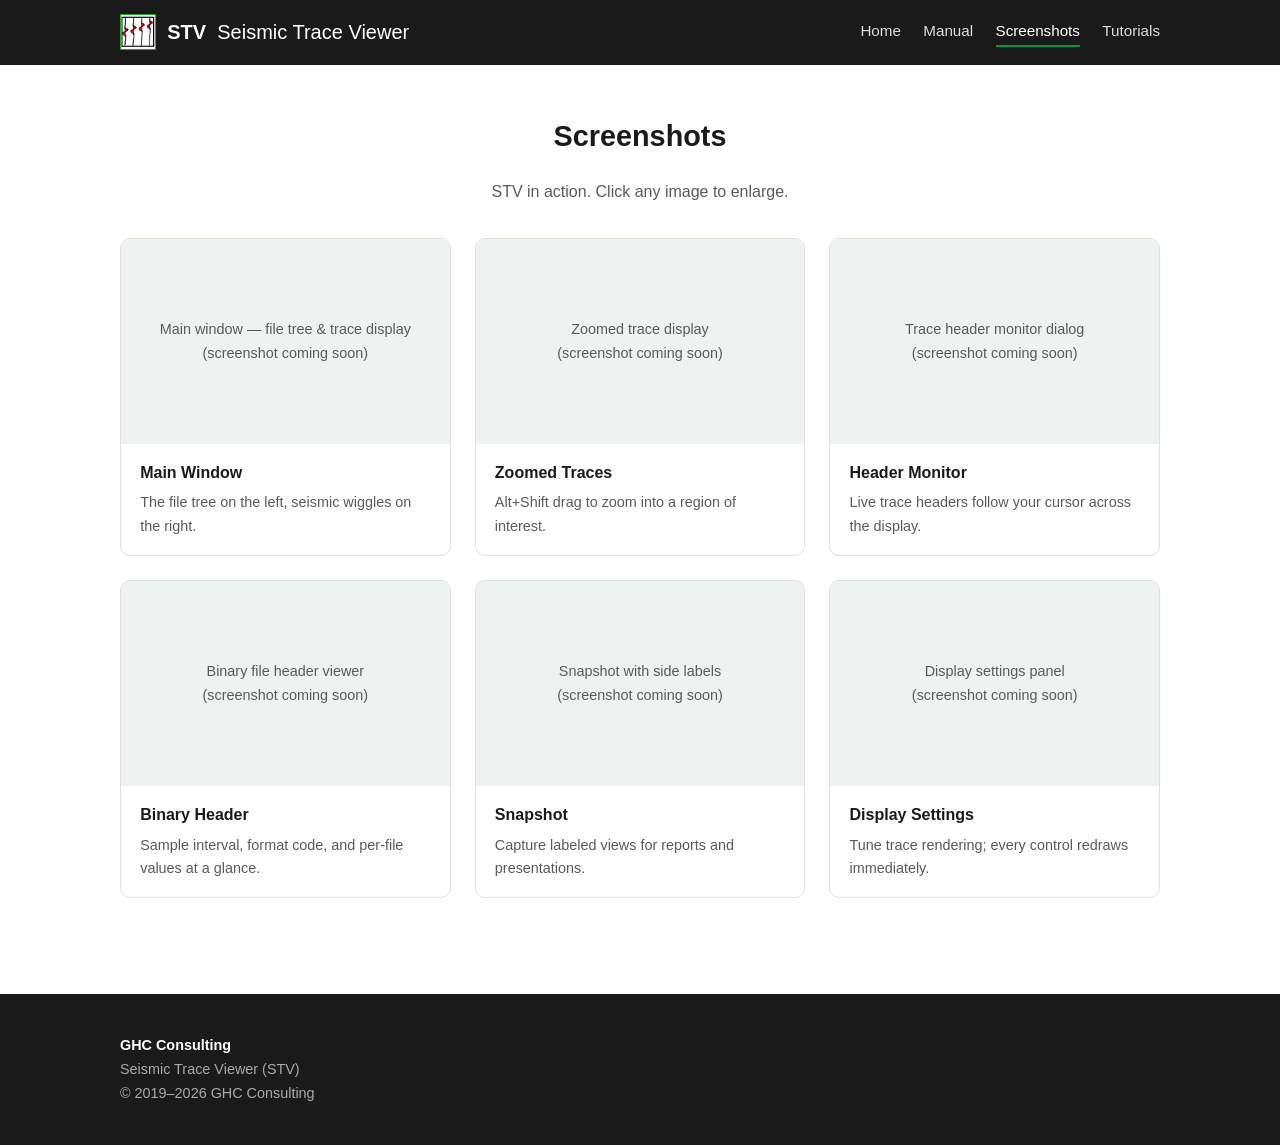
<file: docs/screenshots.html>
<!DOCTYPE html>
<html lang="en">
<head>
<meta charset="utf-8">
<meta name="viewport" content="width=device-width, initial-scale=1">
<title>Screenshots | STV Seismic Trace Viewer</title>
<meta name="description" content="Screenshots of the STV Seismic Trace Viewer in action.">
<link rel="stylesheet" href="css/style.css">
<link rel="icon" href="images/stv_app.png" type="image/png">
</head>
<body>

<header class="site-header">
  <div class="wrap">
    <a class="brand" href="index.html"><img src="images/stv_app.png" alt="STV">STV <span style="font-weight:400">Seismic Trace Viewer</span></a>
    <nav class="main-nav">
      <a href="index.html">Home</a>
      <a href="manual.html">Manual</a>
      <a href="screenshots.html" class="active">Screenshots</a>
      <a href="tutorials.html">Tutorials</a>
    </nav>
  </div>
</header>

<section class="block">
  <div class="wrap">
    <h2>Screenshots</h2>
    <p class="lead">STV in action. Click any image to enlarge.</p>
    <div class="shot-grid">
      <div class="shot">
        <div class="img-placeholder">Main window — file tree &amp; trace display<br>(screenshot coming soon)</div>
        <div class="caption"><h3>Main Window</h3><p>The file tree on the left, seismic wiggles on the right.</p></div>
      </div>
      <div class="shot">
        <div class="img-placeholder">Zoomed trace display<br>(screenshot coming soon)</div>
        <div class="caption"><h3>Zoomed Traces</h3><p>Alt+Shift drag to zoom into a region of interest.</p></div>
      </div>
      <div class="shot">
        <div class="img-placeholder">Trace header monitor dialog<br>(screenshot coming soon)</div>
        <div class="caption"><h3>Header Monitor</h3><p>Live trace headers follow your cursor across the display.</p></div>
      </div>
      <div class="shot">
        <div class="img-placeholder">Binary file header viewer<br>(screenshot coming soon)</div>
        <div class="caption"><h3>Binary Header</h3><p>Sample interval, format code, and per-file values at a glance.</p></div>
      </div>
      <div class="shot">
        <div class="img-placeholder">Snapshot with side labels<br>(screenshot coming soon)</div>
        <div class="caption"><h3>Snapshot</h3><p>Capture labeled views for reports and presentations.</p></div>
      </div>
      <div class="shot">
        <div class="img-placeholder">Display settings panel<br>(screenshot coming soon)</div>
        <div class="caption"><h3>Display Settings</h3><p>Tune trace rendering; every control redraws immediately.</p></div>
      </div>
    </div>
  </div>
</section>

<footer class="site-footer">
  <div class="wrap">
    <div><strong>GHC Consulting</strong><br>Seismic Trace Viewer (STV)<br>&copy; 2019&ndash;2026 GHC Consulting</div>
  </div>
</footer>

<!-- GoatCounter analytics -->
<script data-goatcounter="https://ghc.goatcounter.com/count" async src="//gc.zgo.at/count.js"></script>
</body>
</html>
</file>
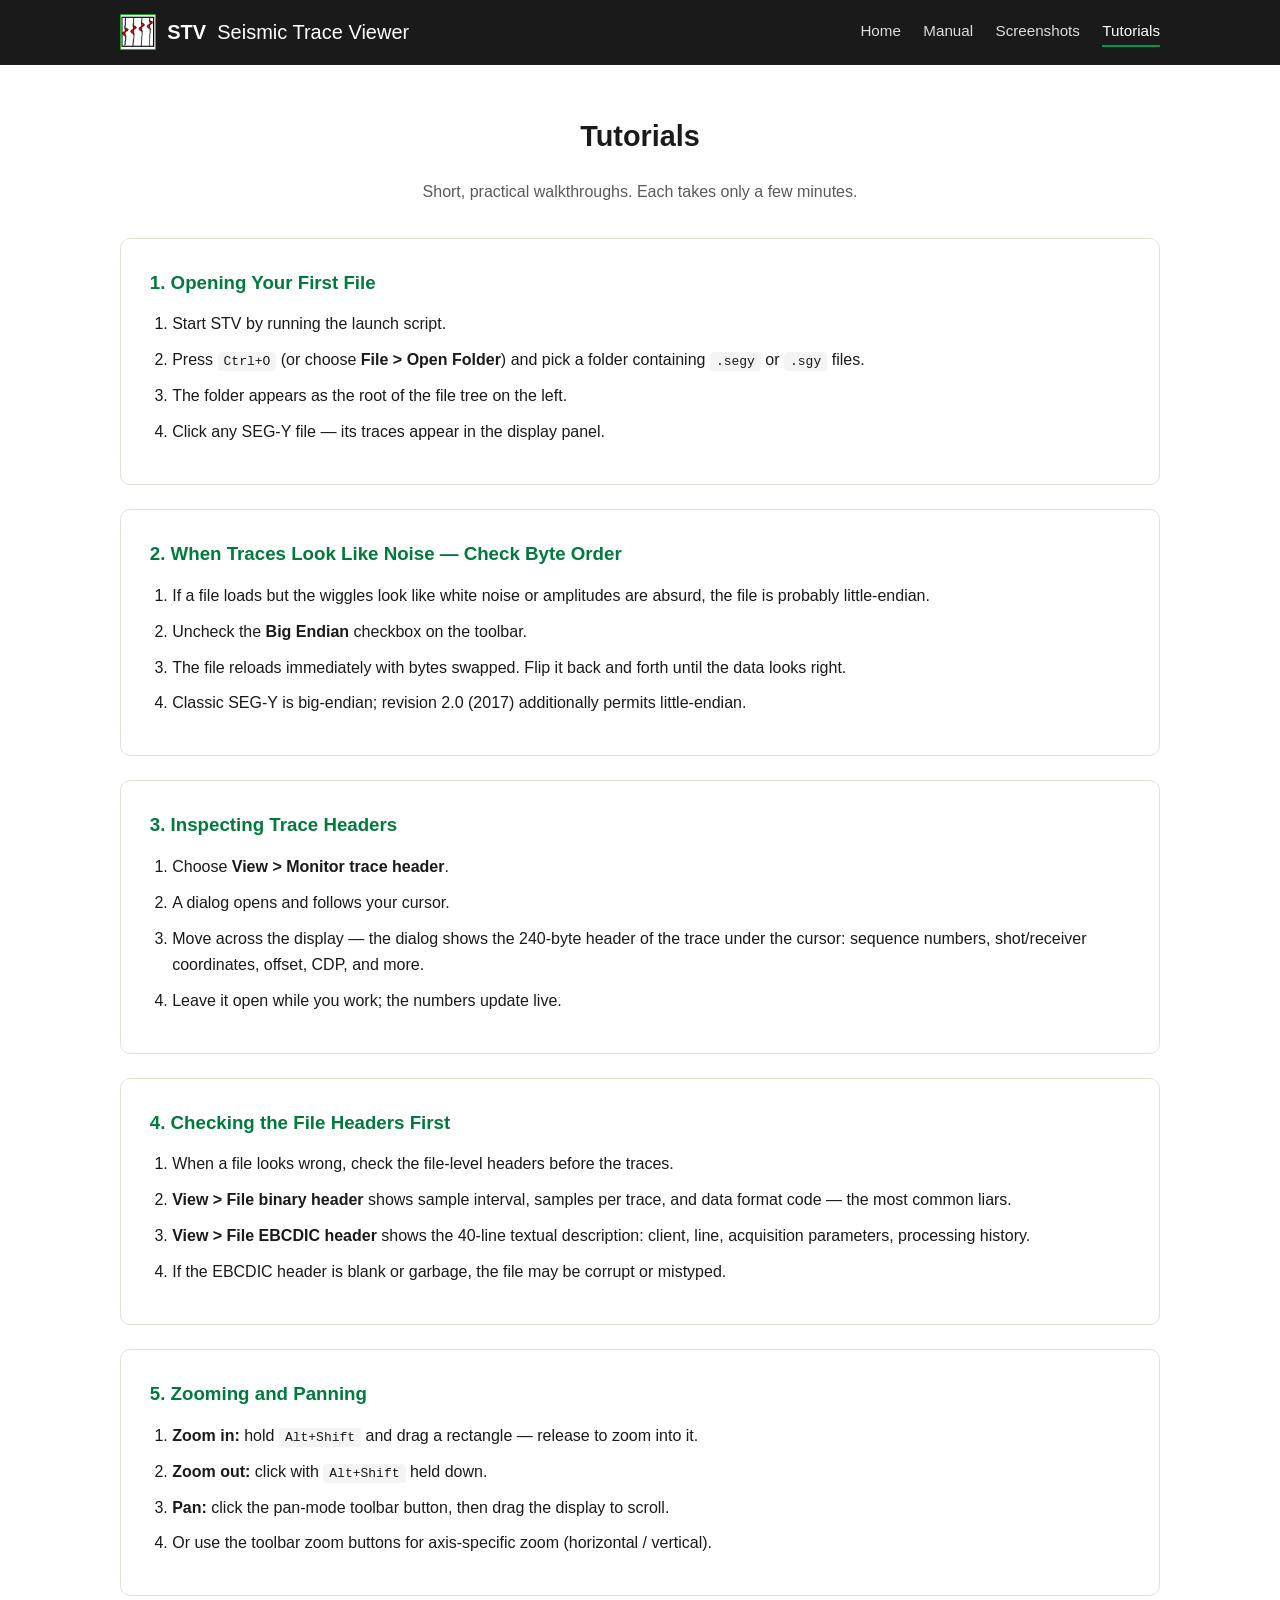
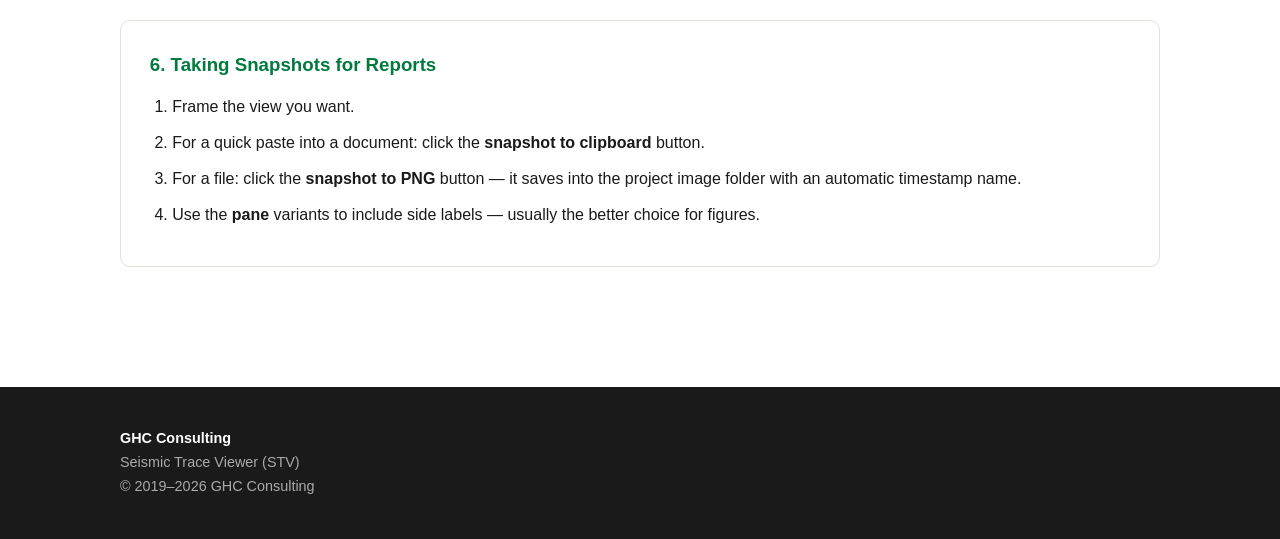
<file: docs/tutorials.html>
<!DOCTYPE html>
<html lang="en">
<head>
<meta charset="utf-8">
<meta name="viewport" content="width=device-width, initial-scale=1">
<title>Tutorials | STV Seismic Trace Viewer</title>
<meta name="description" content="Step-by-step tutorials for the STV Seismic Trace Viewer.">
<link rel="stylesheet" href="css/style.css">
<link rel="icon" href="images/stv_app.png" type="image/png">
</head>
<body>

<header class="site-header">
  <div class="wrap">
    <a class="brand" href="index.html"><img src="images/stv_app.png" alt="STV">STV <span style="font-weight:400">Seismic Trace Viewer</span></a>
    <nav class="main-nav">
      <a href="index.html">Home</a>
      <a href="manual.html">Manual</a>
      <a href="screenshots.html">Screenshots</a>
      <a href="tutorials.html" class="active">Tutorials</a>
    </nav>
  </div>
</header>

<section class="block">
  <div class="wrap">
    <h2>Tutorials</h2>
    <p class="lead">Short, practical walkthroughs. Each takes only a few minutes.</p>

    <div class="tutorial">
      <h3>1. Opening Your First File</h3>
      <ol>
        <li>Start STV by running the launch script.</li>
        <li>Press <code>Ctrl+O</code> (or choose <strong>File &gt; Open Folder</strong>) and pick a folder containing <code>.segy</code> or <code>.sgy</code> files.</li>
        <li>The folder appears as the root of the file tree on the left.</li>
        <li>Click any SEG-Y file — its traces appear in the display panel.</li>
      </ol>
    </div>

    <div class="tutorial">
      <h3>2. When Traces Look Like Noise — Check Byte Order</h3>
      <ol>
        <li>If a file loads but the wiggles look like white noise or amplitudes are absurd, the file is probably little-endian.</li>
        <li>Uncheck the <strong>Big Endian</strong> checkbox on the toolbar.</li>
        <li>The file reloads immediately with bytes swapped. Flip it back and forth until the data looks right.</li>
        <li>Classic SEG-Y is big-endian; revision 2.0 (2017) additionally permits little-endian.</li>
      </ol>
    </div>

    <div class="tutorial">
      <h3>3. Inspecting Trace Headers</h3>
      <ol>
        <li>Choose <strong>View &gt; Monitor trace header</strong>.</li>
        <li>A dialog opens and follows your cursor.</li>
        <li>Move across the display — the dialog shows the 240-byte header of the trace under the cursor: sequence numbers, shot/receiver coordinates, offset, CDP, and more.</li>
        <li>Leave it open while you work; the numbers update live.</li>
      </ol>
    </div>

    <div class="tutorial">
      <h3>4. Checking the File Headers First</h3>
      <ol>
        <li>When a file looks wrong, check the file-level headers before the traces.</li>
        <li><strong>View &gt; File binary header</strong> shows sample interval, samples per trace, and data format code — the most common liars.</li>
        <li><strong>View &gt; File EBCDIC header</strong> shows the 40-line textual description: client, line, acquisition parameters, processing history.</li>
        <li>If the EBCDIC header is blank or garbage, the file may be corrupt or mistyped.</li>
      </ol>
    </div>

    <div class="tutorial">
      <h3>5. Zooming and Panning</h3>
      <ol>
        <li><strong>Zoom in:</strong> hold <code>Alt+Shift</code> and drag a rectangle — release to zoom into it.</li>
        <li><strong>Zoom out:</strong> click with <code>Alt+Shift</code> held down.</li>
        <li><strong>Pan:</strong> click the pan-mode toolbar button, then drag the display to scroll.</li>
        <li>Or use the toolbar zoom buttons for axis-specific zoom (horizontal / vertical).</li>
      </ol>
    </div>

    <div class="tutorial">
      <h3>6. Taking Snapshots for Reports</h3>
      <ol>
        <li>Frame the view you want.</li>
        <li>For a quick paste into a document: click the <strong>snapshot to clipboard</strong> button.</li>
        <li>For a file: click the <strong>snapshot to PNG</strong> button — it saves into the project image folder with an automatic timestamp name.</li>
        <li>Use the <strong>pane</strong> variants to include side labels — usually the better choice for figures.</li>
      </ol>
    </div>

  </div>
</section>

<footer class="site-footer">
  <div class="wrap">
    <div><strong>GHC Consulting</strong><br>Seismic Trace Viewer (STV)<br>&copy; 2019&ndash;2026 GHC Consulting</div>
  </div>
</footer>

<!-- GoatCounter analytics -->
<script data-goatcounter="https://ghc.goatcounter.com/count" async src="//gc.zgo.at/count.js"></script>
</body>
</html>
</file>
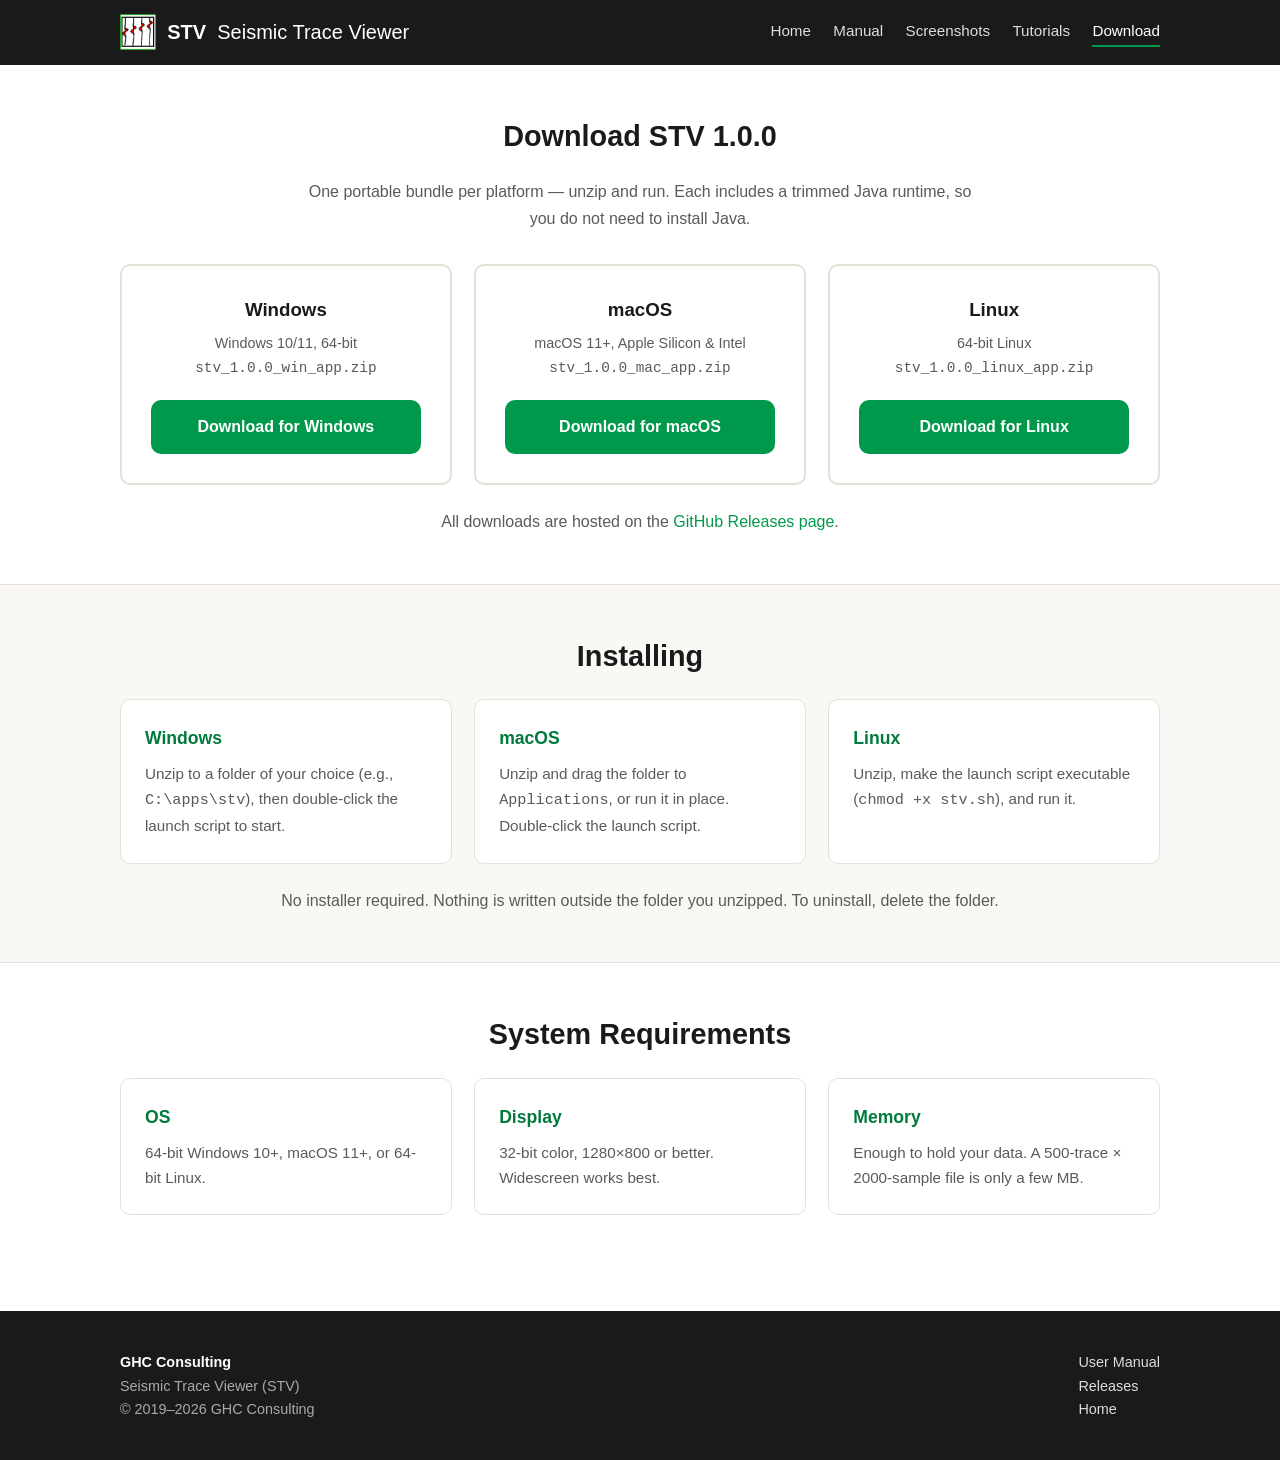
<file: doc/web/download.html>
<!DOCTYPE html>
<html lang="en">
<head>
<meta charset="utf-8">
<meta name="viewport" content="width=device-width, initial-scale=1">
<title>Download STV 1.0.0 | Seismic Trace Viewer</title>
<meta name="description" content="Download STV 1.0.0 for Windows, macOS, and Linux. Portable, no installation required.">
<link rel="stylesheet" href="css/style.css">
<link rel="icon" href="images/stv_app.png" type="image/png">
</head>
<body>

<header class="site-header">
  <div class="wrap">
    <a class="brand" href="index.html"><img src="images/stv_app.png" alt="STV">STV <span style="font-weight:400">Seismic Trace Viewer</span></a>
    <nav class="main-nav">
      <a href="index.html">Home</a>
      <a href="manual.html">Manual</a>
      <a href="screenshots.html">Screenshots</a>
      <a href="tutorials.html">Tutorials</a>
      <a href="download.html" class="active">Download</a>
    </nav>
  </div>
</header>

<section class="block">
  <div class="wrap">
    <h2>Download STV 1.0.0</h2>
    <p class="lead">One portable bundle per platform — unzip and run. Each includes a trimmed Java runtime, so you do not need to install Java.</p>
    <div class="dl-cards">
      <div class="dl-card">
        <h3>Windows</h3>
        <p>Windows 10/11, 64-bit<br><code>stv_1.0.0_win_app.zip</code></p>
        <a class="btn btn-primary" href="https://github.com/DonPei/stv-release/releases">Download for Windows</a>
      </div>
      <div class="dl-card">
        <h3>macOS</h3>
        <p>macOS 11+, Apple Silicon &amp; Intel<br><code>stv_1.0.0_mac_app.zip</code></p>
        <a class="btn btn-primary" href="https://github.com/DonPei/stv-release/releases">Download for macOS</a>
      </div>
      <div class="dl-card">
        <h3>Linux</h3>
        <p>64-bit Linux<br><code>stv_1.0.0_linux_app.zip</code></p>
        <a class="btn btn-primary" href="https://github.com/DonPei/stv-release/releases">Download for Linux</a>
      </div>
    </div>
    <p style="text-align:center; margin-top:1.5rem; color:var(--muted);">All downloads are hosted on the <a href="https://github.com/DonPei/stv-release/releases">GitHub Releases page</a>.</p>
  </div>
</section>

<section class="block alt">
  <div class="wrap">
    <h2>Installing</h2>
    <div class="features">
      <div class="feature">
        <h3>Windows</h3>
        <p>Unzip to a folder of your choice (e.g., <code>C:\apps\stv</code>), then double-click the launch script to start.</p>
      </div>
      <div class="feature">
        <h3>macOS</h3>
        <p>Unzip and drag the folder to <code>Applications</code>, or run it in place. Double-click the launch script.</p>
      </div>
      <div class="feature">
        <h3>Linux</h3>
        <p>Unzip, make the launch script executable (<code>chmod +x stv.sh</code>), and run it.</p>
      </div>
    </div>
    <p style="text-align:center; margin-top:1.5rem; color:var(--muted);">No installer required. Nothing is written outside the folder you unzipped. To uninstall, delete the folder.</p>
  </div>
</section>

<section class="block">
  <div class="wrap">
    <h2>System Requirements</h2>
    <div class="features">
      <div class="feature"><h3>OS</h3><p>64-bit Windows 10+, macOS 11+, or 64-bit Linux.</p></div>
      <div class="feature"><h3>Display</h3><p>32-bit color, 1280&times;800 or better. Widescreen works best.</p></div>
      <div class="feature"><h3>Memory</h3><p>Enough to hold your data. A 500-trace &times; 2000-sample file is only a few MB.</p></div>
    </div>
  </div>
</section>

<footer class="site-footer">
  <div class="wrap">
    <div><strong>GHC Consulting</strong><br>Seismic Trace Viewer (STV)<br>&copy; 2019&ndash;2026 GHC Consulting</div>
    <div><a href="manual.html">User Manual</a><br><a href="https://github.com/DonPei/stv-release/releases">Releases</a><br><a href="index.html">Home</a></div>
  </div>
</footer>

</body>
</html>
</file>
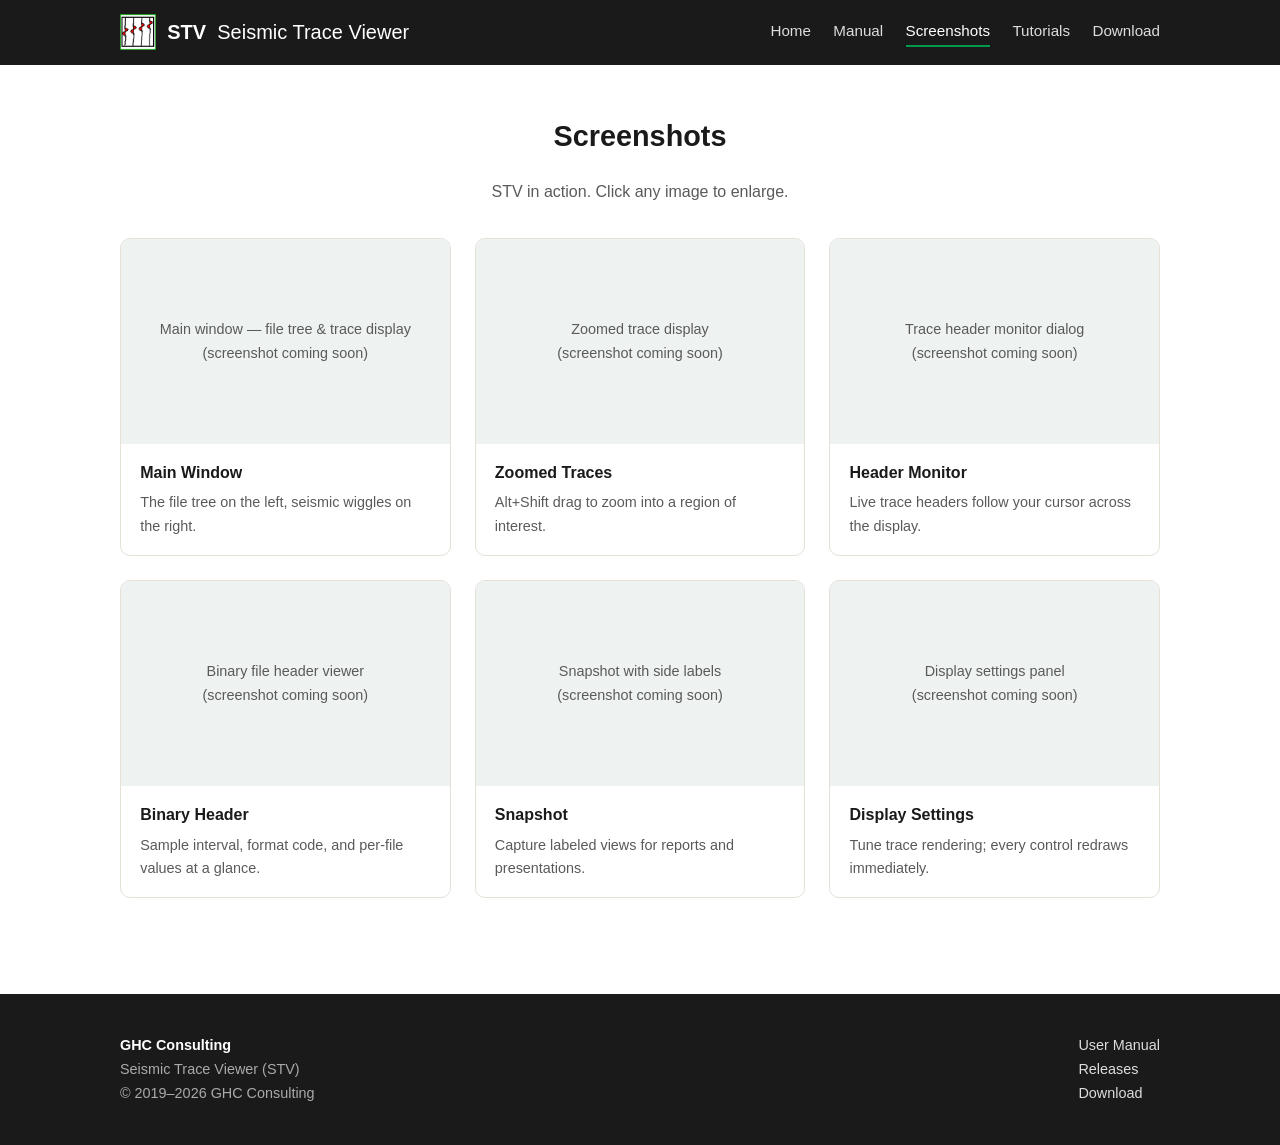
<file: doc/web/screenshots.html>
<!DOCTYPE html>
<html lang="en">
<head>
<meta charset="utf-8">
<meta name="viewport" content="width=device-width, initial-scale=1">
<title>Screenshots | STV Seismic Trace Viewer</title>
<meta name="description" content="Screenshots of the STV Seismic Trace Viewer in action.">
<link rel="stylesheet" href="css/style.css">
<link rel="icon" href="images/stv_app.png" type="image/png">
</head>
<body>

<header class="site-header">
  <div class="wrap">
    <a class="brand" href="index.html"><img src="images/stv_app.png" alt="STV">STV <span style="font-weight:400">Seismic Trace Viewer</span></a>
    <nav class="main-nav">
      <a href="index.html">Home</a>
      <a href="manual.html">Manual</a>
      <a href="screenshots.html" class="active">Screenshots</a>
      <a href="tutorials.html">Tutorials</a>
      <a href="download.html">Download</a>
    </nav>
  </div>
</header>

<section class="block">
  <div class="wrap">
    <h2>Screenshots</h2>
    <p class="lead">STV in action. Click any image to enlarge.</p>
    <div class="shot-grid">
      <div class="shot">
        <div class="img-placeholder">Main window — file tree &amp; trace display<br>(screenshot coming soon)</div>
        <div class="caption"><h3>Main Window</h3><p>The file tree on the left, seismic wiggles on the right.</p></div>
      </div>
      <div class="shot">
        <div class="img-placeholder">Zoomed trace display<br>(screenshot coming soon)</div>
        <div class="caption"><h3>Zoomed Traces</h3><p>Alt+Shift drag to zoom into a region of interest.</p></div>
      </div>
      <div class="shot">
        <div class="img-placeholder">Trace header monitor dialog<br>(screenshot coming soon)</div>
        <div class="caption"><h3>Header Monitor</h3><p>Live trace headers follow your cursor across the display.</p></div>
      </div>
      <div class="shot">
        <div class="img-placeholder">Binary file header viewer<br>(screenshot coming soon)</div>
        <div class="caption"><h3>Binary Header</h3><p>Sample interval, format code, and per-file values at a glance.</p></div>
      </div>
      <div class="shot">
        <div class="img-placeholder">Snapshot with side labels<br>(screenshot coming soon)</div>
        <div class="caption"><h3>Snapshot</h3><p>Capture labeled views for reports and presentations.</p></div>
      </div>
      <div class="shot">
        <div class="img-placeholder">Display settings panel<br>(screenshot coming soon)</div>
        <div class="caption"><h3>Display Settings</h3><p>Tune trace rendering; every control redraws immediately.</p></div>
      </div>
    </div>
  </div>
</section>

<footer class="site-footer">
  <div class="wrap">
    <div><strong>GHC Consulting</strong><br>Seismic Trace Viewer (STV)<br>&copy; 2019&ndash;2026 GHC Consulting</div>
    <div><a href="manual.html">User Manual</a><br><a href="https://github.com/DonPei/stv-release/releases">Releases</a><br><a href="download.html">Download</a></div>
  </div>
</footer>

</body>
</html>
</file>
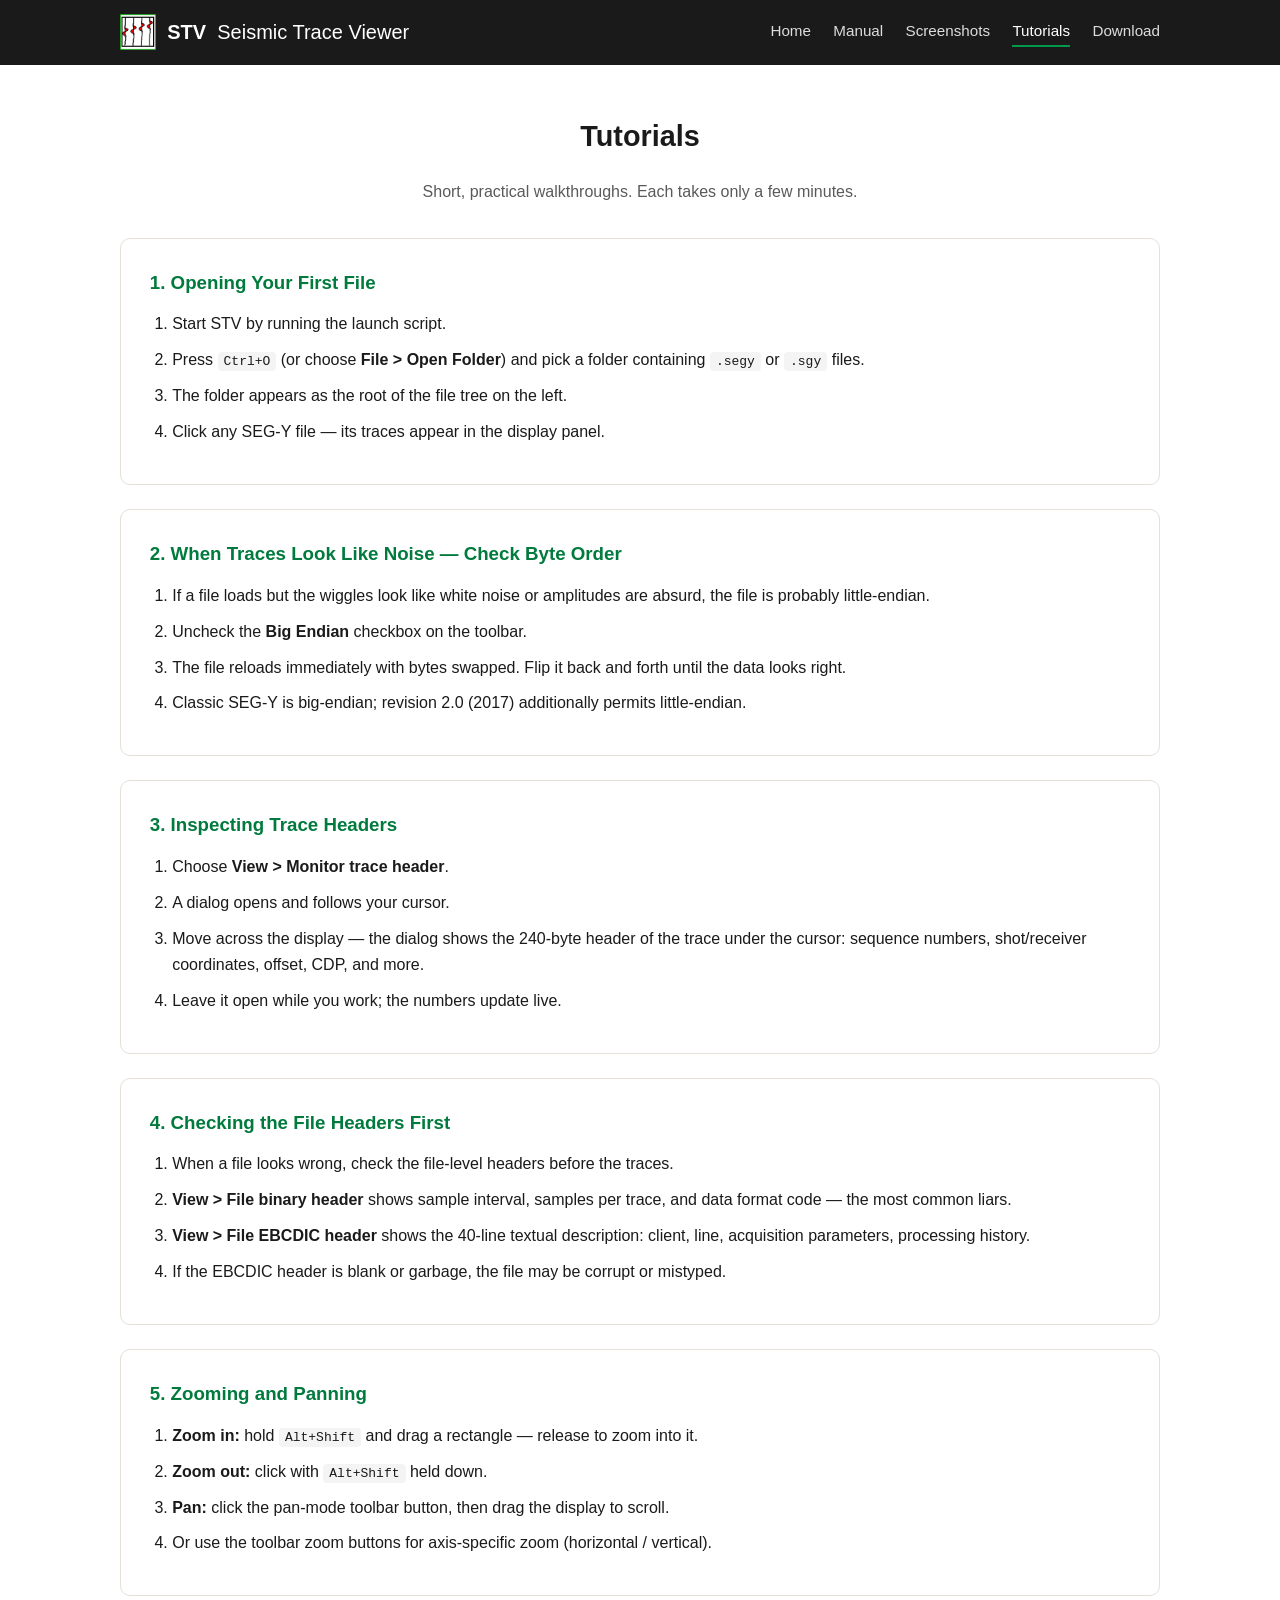
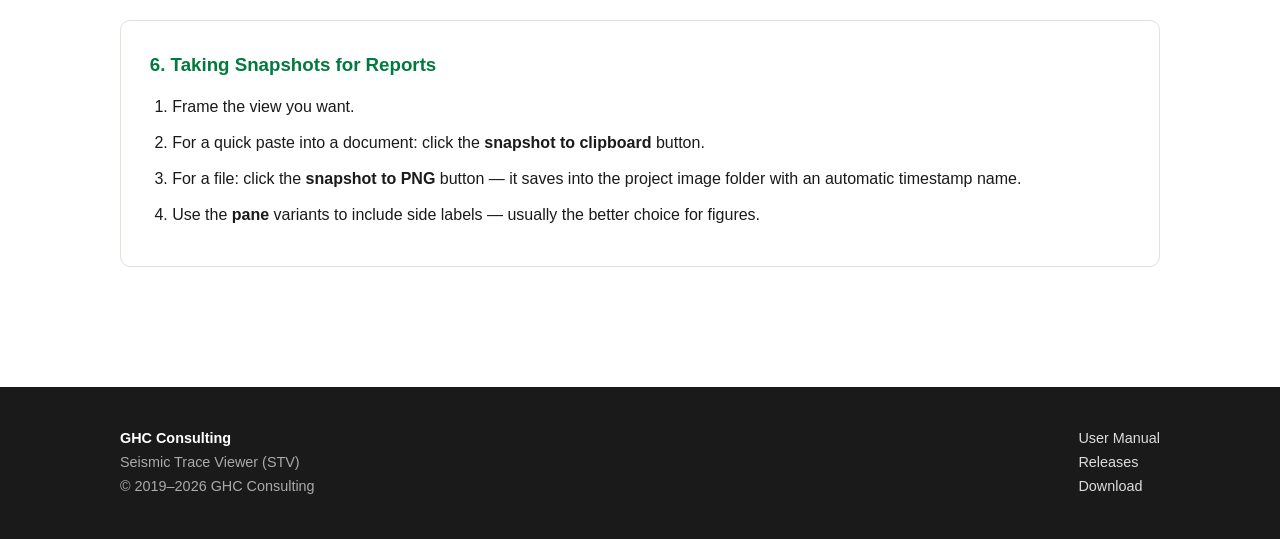
<file: doc/web/tutorials.html>
<!DOCTYPE html>
<html lang="en">
<head>
<meta charset="utf-8">
<meta name="viewport" content="width=device-width, initial-scale=1">
<title>Tutorials | STV Seismic Trace Viewer</title>
<meta name="description" content="Step-by-step tutorials for the STV Seismic Trace Viewer.">
<link rel="stylesheet" href="css/style.css">
<link rel="icon" href="images/stv_app.png" type="image/png">
</head>
<body>

<header class="site-header">
  <div class="wrap">
    <a class="brand" href="index.html"><img src="images/stv_app.png" alt="STV">STV <span style="font-weight:400">Seismic Trace Viewer</span></a>
    <nav class="main-nav">
      <a href="index.html">Home</a>
      <a href="manual.html">Manual</a>
      <a href="screenshots.html">Screenshots</a>
      <a href="tutorials.html" class="active">Tutorials</a>
      <a href="download.html">Download</a>
    </nav>
  </div>
</header>

<section class="block">
  <div class="wrap">
    <h2>Tutorials</h2>
    <p class="lead">Short, practical walkthroughs. Each takes only a few minutes.</p>

    <div class="tutorial">
      <h3>1. Opening Your First File</h3>
      <ol>
        <li>Start STV by running the launch script.</li>
        <li>Press <code>Ctrl+O</code> (or choose <strong>File &gt; Open Folder</strong>) and pick a folder containing <code>.segy</code> or <code>.sgy</code> files.</li>
        <li>The folder appears as the root of the file tree on the left.</li>
        <li>Click any SEG-Y file — its traces appear in the display panel.</li>
      </ol>
    </div>

    <div class="tutorial">
      <h3>2. When Traces Look Like Noise — Check Byte Order</h3>
      <ol>
        <li>If a file loads but the wiggles look like white noise or amplitudes are absurd, the file is probably little-endian.</li>
        <li>Uncheck the <strong>Big Endian</strong> checkbox on the toolbar.</li>
        <li>The file reloads immediately with bytes swapped. Flip it back and forth until the data looks right.</li>
        <li>Classic SEG-Y is big-endian; revision 2.0 (2017) additionally permits little-endian.</li>
      </ol>
    </div>

    <div class="tutorial">
      <h3>3. Inspecting Trace Headers</h3>
      <ol>
        <li>Choose <strong>View &gt; Monitor trace header</strong>.</li>
        <li>A dialog opens and follows your cursor.</li>
        <li>Move across the display — the dialog shows the 240-byte header of the trace under the cursor: sequence numbers, shot/receiver coordinates, offset, CDP, and more.</li>
        <li>Leave it open while you work; the numbers update live.</li>
      </ol>
    </div>

    <div class="tutorial">
      <h3>4. Checking the File Headers First</h3>
      <ol>
        <li>When a file looks wrong, check the file-level headers before the traces.</li>
        <li><strong>View &gt; File binary header</strong> shows sample interval, samples per trace, and data format code — the most common liars.</li>
        <li><strong>View &gt; File EBCDIC header</strong> shows the 40-line textual description: client, line, acquisition parameters, processing history.</li>
        <li>If the EBCDIC header is blank or garbage, the file may be corrupt or mistyped.</li>
      </ol>
    </div>

    <div class="tutorial">
      <h3>5. Zooming and Panning</h3>
      <ol>
        <li><strong>Zoom in:</strong> hold <code>Alt+Shift</code> and drag a rectangle — release to zoom into it.</li>
        <li><strong>Zoom out:</strong> click with <code>Alt+Shift</code> held down.</li>
        <li><strong>Pan:</strong> click the pan-mode toolbar button, then drag the display to scroll.</li>
        <li>Or use the toolbar zoom buttons for axis-specific zoom (horizontal / vertical).</li>
      </ol>
    </div>

    <div class="tutorial">
      <h3>6. Taking Snapshots for Reports</h3>
      <ol>
        <li>Frame the view you want.</li>
        <li>For a quick paste into a document: click the <strong>snapshot to clipboard</strong> button.</li>
        <li>For a file: click the <strong>snapshot to PNG</strong> button — it saves into the project image folder with an automatic timestamp name.</li>
        <li>Use the <strong>pane</strong> variants to include side labels — usually the better choice for figures.</li>
      </ol>
    </div>

  </div>
</section>

<footer class="site-footer">
  <div class="wrap">
    <div><strong>GHC Consulting</strong><br>Seismic Trace Viewer (STV)<br>&copy; 2019&ndash;2026 GHC Consulting</div>
    <div><a href="manual.html">User Manual</a><br><a href="https://github.com/DonPei/stv-release/releases">Releases</a><br><a href="download.html">Download</a></div>
  </div>
</footer>

</body>
</html>
</file>
<file: docs/css/style.css>
/* STV Product Site - GHC Consulting */
:root {
  --green: #00994C;
  --green-dark: #007a3d;
  --ink: #1a1a1a;
  --muted: #5a5a5a;
  --bg: #ffffff;
  --bg-warm: #faf8f4;
  --border: #e5e0d8;
  --radius: 10px;
}
* { box-sizing: border-box; margin: 0; padding: 0; }
body {
  font-family: -apple-system, BlinkMacSystemFont, "Segoe UI", Roboto, Helvetica, Arial, sans-serif;
  color: var(--ink);
  background: var(--bg);
  line-height: 1.65;
}
a { color: var(--green); text-decoration: none; }
a:hover { text-decoration: underline; }

/* Header */
.site-header {
  background: var(--ink);
  color: #fff;
  padding: 0.9rem 0;
  position: sticky;
  top: 0;
  z-index: 100;
}
.site-header .wrap {
  display: flex;
  align-items: center;
  justify-content: space-between;
}
.brand {
  display: flex;
  align-items: center;
  gap: 0.7rem;
  color: #fff;
  font-weight: 700;
  font-size: 1.25rem;
}
.brand img { height: 36px; width: 36px; }
.brand:hover { text-decoration: none; }
nav.main-nav { display: flex; gap: 1.4rem; }
nav.main-nav a { color: #ddd; font-size: 0.95rem; }
nav.main-nav a:hover, nav.main-nav a.active { color: #fff; text-decoration: none; }
nav.main-nav a.active { border-bottom: 2px solid var(--green); padding-bottom: 2px; }

.wrap { max-width: 1080px; margin: 0 auto; padding: 0 1.25rem; }

/* Hero */
.hero {
  background: linear-gradient(135deg, #f4faf6 0%, #eaf5ee 100%);
  padding: 4rem 0 3.5rem;
  text-align: center;
  border-bottom: 1px solid var(--border);
}
.hero h1 { font-size: 2.6rem; margin-bottom: 0.5rem; }
.hero h1 .accent { color: var(--green); }
.hero p.tagline {
  font-size: 1.2rem;
  color: var(--muted);
  max-width: 640px;
  margin: 0 auto 1.8rem;
}
.btn {
  display: inline-block;
  padding: 0.75rem 1.6rem;
  border-radius: var(--radius);
  font-weight: 600;
  font-size: 1rem;
  border: 2px solid var(--green);
  cursor: pointer;
}
.btn-primary { background: var(--green); color: #fff; }
.btn-primary:hover { background: var(--green-dark); text-decoration: none; color: #fff; }
.btn-outline { background: transparent; color: var(--green); }
.btn-outline:hover { background: #eaf5ee; text-decoration: none; }
.btn-row { display: flex; gap: 0.9rem; justify-content: center; flex-wrap: wrap; }
.hero .version { margin-top: 1rem; color: var(--muted); font-size: 0.9rem; }

/* Sections */
section.block { padding: 3rem 0; }
section.block.alt { background: var(--bg-warm); border-top: 1px solid var(--border); border-bottom: 1px solid var(--border); }
section.block h2 { font-size: 1.8rem; margin-bottom: 1.2rem; text-align: center; }
.lead { text-align: center; color: var(--muted); max-width: 680px; margin: 0 auto 2rem; }

/* Feature grid */
.features {
  display: grid;
  grid-template-columns: repeat(auto-fit, minmax(280px, 1fr));
  gap: 1.4rem;
}
.feature {
  background: #fff;
  border: 1px solid var(--border);
  border-radius: var(--radius);
  padding: 1.5rem;
}
.feature h3 { font-size: 1.1rem; margin-bottom: 0.5rem; color: var(--green-dark); }
.feature p { color: var(--muted); font-size: 0.95rem; }

/* Download cards */
.dl-cards {
  display: grid;
  grid-template-columns: repeat(auto-fit, minmax(260px, 1fr));
  gap: 1.4rem;
  margin-top: 1.5rem;
}
.dl-card {
  border: 2px solid var(--border);
  border-radius: var(--radius);
  padding: 1.8rem;
  text-align: center;
  background: #fff;
}
.dl-card h3 { margin-bottom: 0.4rem; }
.dl-card p { color: var(--muted); font-size: 0.9rem; margin-bottom: 1.2rem; }
.dl-card .btn { width: 100%; }

/* Manual */
.manual-toc {
  background: var(--bg-warm);
  border: 1px solid var(--border);
  border-radius: var(--radius);
  padding: 1.5rem 2rem;
  margin-bottom: 2rem;
  columns: 2;
}
.manual-toc li { margin-bottom: 0.3rem; }
.manual-body h2 {
  margin: 2.2rem 0 0.8rem;
  padding-top: 1rem;
  border-top: 1px solid var(--border);
  text-align: left;
}
.manual-body h3 { margin: 1.4rem 0 0.6rem; }
.manual-body table { border-collapse: collapse; margin: 1rem 0; width: 100%; }
.manual-body th, .manual-body td { border: 1px solid #ccc; padding: 8px 12px; text-align: left; }
.manual-body th { background: #f0f0f0; }
.manual-body img { max-width: 100%; height: auto; vertical-align: middle; }
.manual-body ul, .manual-body ol { margin: 0.6rem 0 0.6rem 1.5rem; }
.manual-body code { background: #f4f4f4; padding: 2px 6px; border-radius: 4px; font-size: 0.9em; }

/* Screenshots */
.shot-grid {
  display: grid;
  grid-template-columns: repeat(auto-fit, minmax(320px, 1fr));
  gap: 1.5rem;
}
.shot {
  border: 1px solid var(--border);
  border-radius: var(--radius);
  overflow: hidden;
  background: #fff;
}
.shot .img-placeholder {
  background: #eef2f0;
  aspect-ratio: 16/10;
  display: flex;
  align-items: center;
  justify-content: center;
  color: var(--muted);
  font-size: 0.9rem;
  text-align: center;
  padding: 1rem;
}
.shot .caption { padding: 1rem 1.2rem; }
.shot .caption h3 { font-size: 1rem; margin-bottom: 0.3rem; }
.shot .caption p { color: var(--muted); font-size: 0.9rem; }

/* Tutorials */
.tutorial {
  background: #fff;
  border: 1px solid var(--border);
  border-radius: var(--radius);
  padding: 1.8rem;
  margin-bottom: 1.5rem;
}
.tutorial h3 { color: var(--green-dark); margin-bottom: 0.8rem; }
.tutorial ol { margin-left: 1.4rem; }
.tutorial li { margin-bottom: 0.6rem; }
.tutorial code { background: #f4f4f4; padding: 2px 6px; border-radius: 4px; }

/* Footer */
.site-footer {
  background: var(--ink);
  color: #aaa;
  padding: 2.5rem 0;
  margin-top: 3rem;
  font-size: 0.9rem;
}
.site-footer .wrap {
  display: flex;
  justify-content: space-between;
  flex-wrap: wrap;
  gap: 1rem;
}
.site-footer a { color: #ddd; }
.site-footer strong { color: #fff; }

@media (max-width: 700px) {
  .hero h1 { font-size: 2rem; }
  nav.main-nav { gap: 0.9rem; font-size: 0.85rem; }
  .manual-toc { columns: 1; }
}
</file>
<file: doc/web/css/style.css>
/* STV Product Site - GHC Consulting */
:root {
  --green: #00994C;
  --green-dark: #007a3d;
  --ink: #1a1a1a;
  --muted: #5a5a5a;
  --bg: #ffffff;
  --bg-warm: #faf8f4;
  --border: #e5e0d8;
  --radius: 10px;
}
* { box-sizing: border-box; margin: 0; padding: 0; }
body {
  font-family: -apple-system, BlinkMacSystemFont, "Segoe UI", Roboto, Helvetica, Arial, sans-serif;
  color: var(--ink);
  background: var(--bg);
  line-height: 1.65;
}
a { color: var(--green); text-decoration: none; }
a:hover { text-decoration: underline; }

/* Header */
.site-header {
  background: var(--ink);
  color: #fff;
  padding: 0.9rem 0;
  position: sticky;
  top: 0;
  z-index: 100;
}
.site-header .wrap {
  display: flex;
  align-items: center;
  justify-content: space-between;
}
.brand {
  display: flex;
  align-items: center;
  gap: 0.7rem;
  color: #fff;
  font-weight: 700;
  font-size: 1.25rem;
}
.brand img { height: 36px; width: 36px; }
.brand:hover { text-decoration: none; }
nav.main-nav { display: flex; gap: 1.4rem; }
nav.main-nav a { color: #ddd; font-size: 0.95rem; }
nav.main-nav a:hover, nav.main-nav a.active { color: #fff; text-decoration: none; }
nav.main-nav a.active { border-bottom: 2px solid var(--green); padding-bottom: 2px; }

.wrap { max-width: 1080px; margin: 0 auto; padding: 0 1.25rem; }

/* Hero */
.hero {
  background: linear-gradient(135deg, #f4faf6 0%, #eaf5ee 100%);
  padding: 4rem 0 3.5rem;
  text-align: center;
  border-bottom: 1px solid var(--border);
}
.hero h1 { font-size: 2.6rem; margin-bottom: 0.5rem; }
.hero h1 .accent { color: var(--green); }
.hero p.tagline {
  font-size: 1.2rem;
  color: var(--muted);
  max-width: 640px;
  margin: 0 auto 1.8rem;
}
.btn {
  display: inline-block;
  padding: 0.75rem 1.6rem;
  border-radius: var(--radius);
  font-weight: 600;
  font-size: 1rem;
  border: 2px solid var(--green);
  cursor: pointer;
}
.btn-primary { background: var(--green); color: #fff; }
.btn-primary:hover { background: var(--green-dark); text-decoration: none; color: #fff; }
.btn-outline { background: transparent; color: var(--green); }
.btn-outline:hover { background: #eaf5ee; text-decoration: none; }
.btn-row { display: flex; gap: 0.9rem; justify-content: center; flex-wrap: wrap; }
.hero .version { margin-top: 1rem; color: var(--muted); font-size: 0.9rem; }

/* Sections */
section.block { padding: 3rem 0; }
section.block.alt { background: var(--bg-warm); border-top: 1px solid var(--border); border-bottom: 1px solid var(--border); }
section.block h2 { font-size: 1.8rem; margin-bottom: 1.2rem; text-align: center; }
.lead { text-align: center; color: var(--muted); max-width: 680px; margin: 0 auto 2rem; }

/* Feature grid */
.features {
  display: grid;
  grid-template-columns: repeat(auto-fit, minmax(280px, 1fr));
  gap: 1.4rem;
}
.feature {
  background: #fff;
  border: 1px solid var(--border);
  border-radius: var(--radius);
  padding: 1.5rem;
}
.feature h3 { font-size: 1.1rem; margin-bottom: 0.5rem; color: var(--green-dark); }
.feature p { color: var(--muted); font-size: 0.95rem; }

/* Download cards */
.dl-cards {
  display: grid;
  grid-template-columns: repeat(auto-fit, minmax(260px, 1fr));
  gap: 1.4rem;
  margin-top: 1.5rem;
}
.dl-card {
  border: 2px solid var(--border);
  border-radius: var(--radius);
  padding: 1.8rem;
  text-align: center;
  background: #fff;
}
.dl-card h3 { margin-bottom: 0.4rem; }
.dl-card p { color: var(--muted); font-size: 0.9rem; margin-bottom: 1.2rem; }
.dl-card .btn { width: 100%; }

/* Manual */
.manual-toc {
  background: var(--bg-warm);
  border: 1px solid var(--border);
  border-radius: var(--radius);
  padding: 1.5rem 2rem;
  margin-bottom: 2rem;
  columns: 2;
}
.manual-toc li { margin-bottom: 0.3rem; }
.manual-body h2 {
  margin: 2.2rem 0 0.8rem;
  padding-top: 1rem;
  border-top: 1px solid var(--border);
  text-align: left;
}
.manual-body h3 { margin: 1.4rem 0 0.6rem; }
.manual-body table { border-collapse: collapse; margin: 1rem 0; width: 100%; }
.manual-body th, .manual-body td { border: 1px solid #ccc; padding: 8px 12px; text-align: left; }
.manual-body th { background: #f0f0f0; }
.manual-body img { max-width: 100%; height: auto; vertical-align: middle; }
.manual-body ul, .manual-body ol { margin: 0.6rem 0 0.6rem 1.5rem; }
.manual-body code { background: #f4f4f4; padding: 2px 6px; border-radius: 4px; font-size: 0.9em; }

/* Screenshots */
.shot-grid {
  display: grid;
  grid-template-columns: repeat(auto-fit, minmax(320px, 1fr));
  gap: 1.5rem;
}
.shot {
  border: 1px solid var(--border);
  border-radius: var(--radius);
  overflow: hidden;
  background: #fff;
}
.shot .img-placeholder {
  background: #eef2f0;
  aspect-ratio: 16/10;
  display: flex;
  align-items: center;
  justify-content: center;
  color: var(--muted);
  font-size: 0.9rem;
  text-align: center;
  padding: 1rem;
}
.shot .caption { padding: 1rem 1.2rem; }
.shot .caption h3 { font-size: 1rem; margin-bottom: 0.3rem; }
.shot .caption p { color: var(--muted); font-size: 0.9rem; }

/* Tutorials */
.tutorial {
  background: #fff;
  border: 1px solid var(--border);
  border-radius: var(--radius);
  padding: 1.8rem;
  margin-bottom: 1.5rem;
}
.tutorial h3 { color: var(--green-dark); margin-bottom: 0.8rem; }
.tutorial ol { margin-left: 1.4rem; }
.tutorial li { margin-bottom: 0.6rem; }
.tutorial code { background: #f4f4f4; padding: 2px 6px; border-radius: 4px; }

/* Footer */
.site-footer {
  background: var(--ink);
  color: #aaa;
  padding: 2.5rem 0;
  margin-top: 3rem;
  font-size: 0.9rem;
}
.site-footer .wrap {
  display: flex;
  justify-content: space-between;
  flex-wrap: wrap;
  gap: 1rem;
}
.site-footer a { color: #ddd; }
.site-footer strong { color: #fff; }

@media (max-width: 700px) {
  .hero h1 { font-size: 2rem; }
  nav.main-nav { gap: 0.9rem; font-size: 0.85rem; }
  .manual-toc { columns: 1; }
}
</file>
